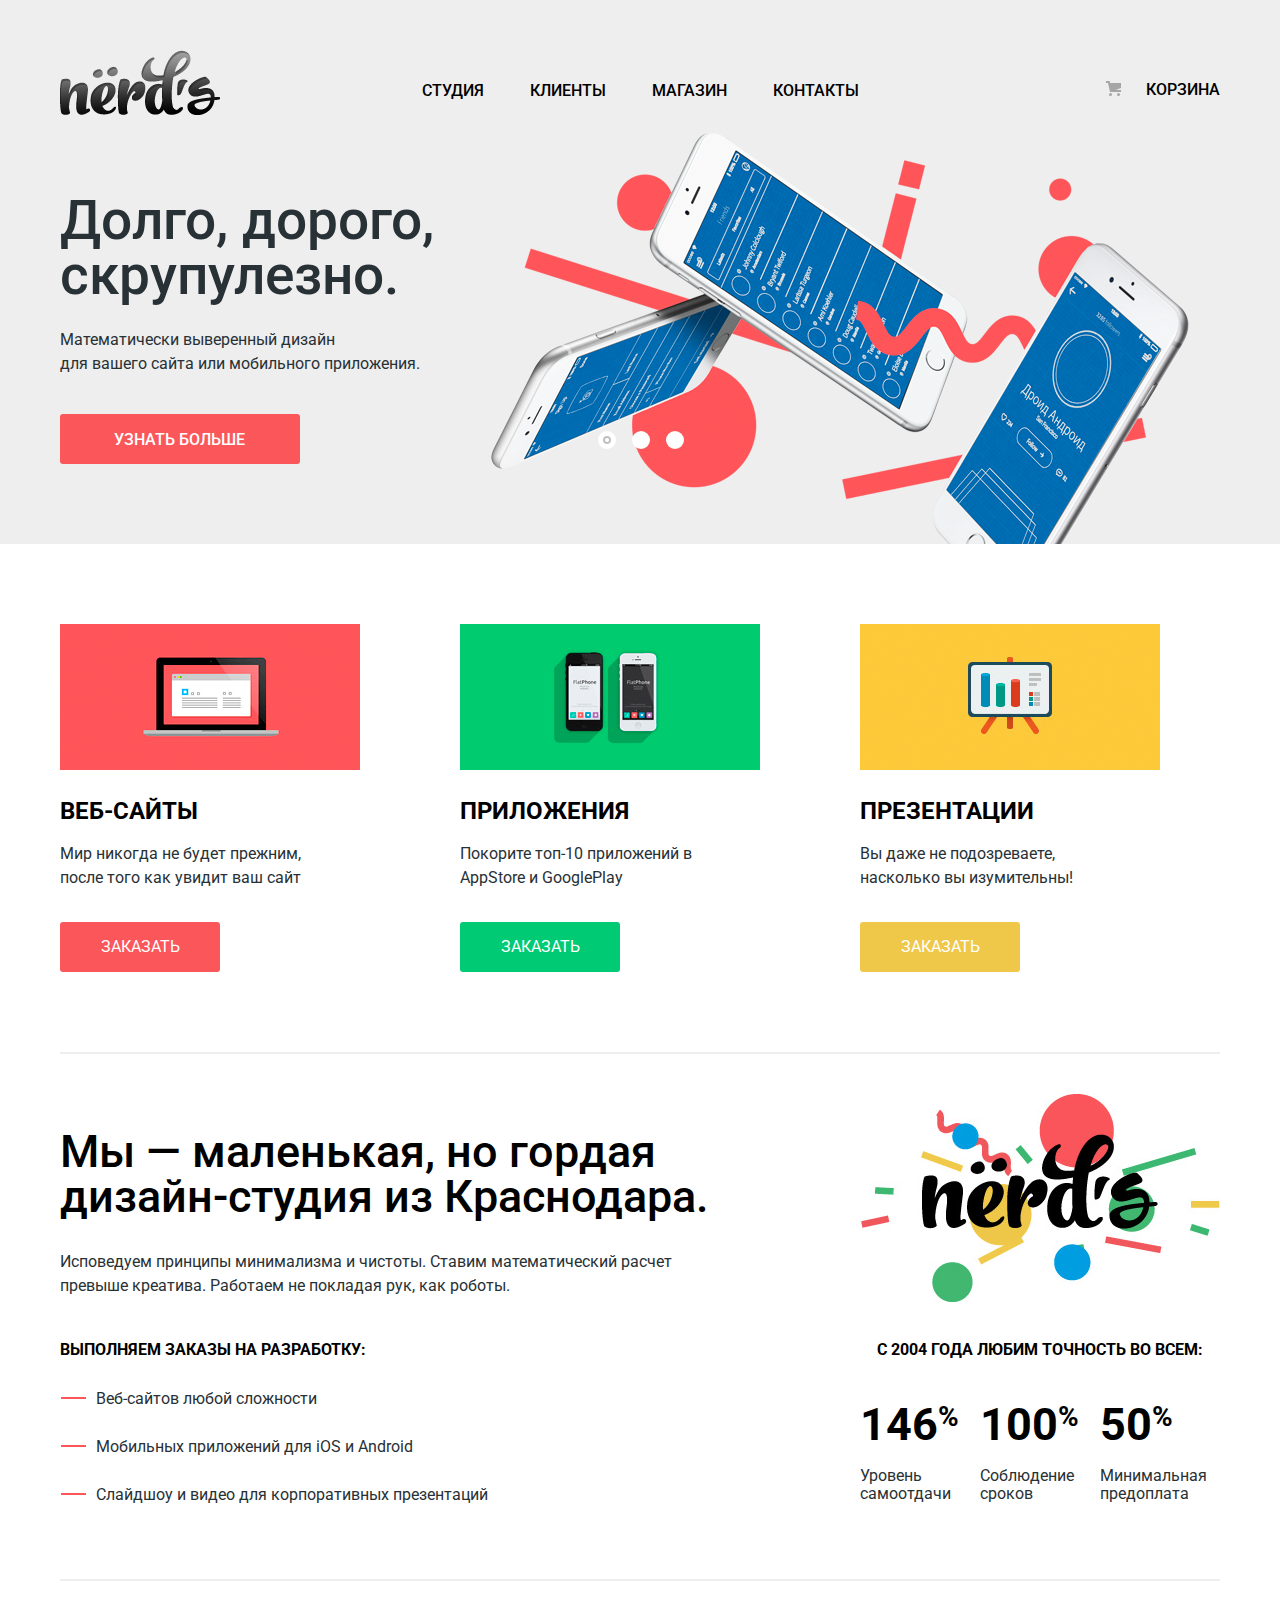
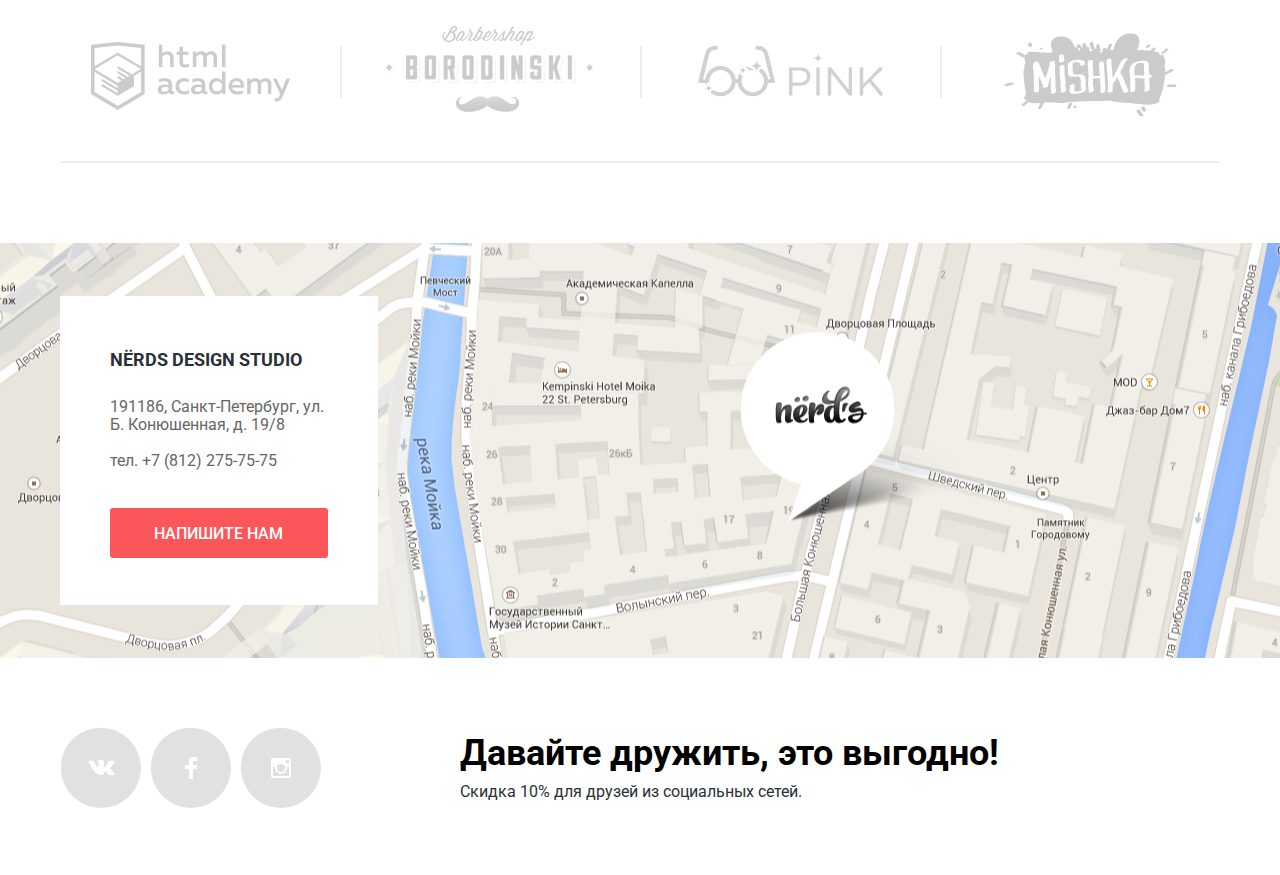
<file: index.html>
<!DOCTYPE html>
<html lang="ru">
	<head>
		<meta charset="utf-8">
		<title>HTML Academy: Проект Нёрдс</title>
		<link href="https://fonts.googleapis.com/css?family=Roboto:400,500,700" rel="stylesheet">
		<link rel="stylesheet" href="css/normalize.css">
		<link rel="stylesheet" href="css/styles.css">
	</head>
	<body>
	<header class="main-header">
		<div class="container">
			<nav class="main-navigation">
				<a class="logo" href="#">
					<img src="img/logo.png" width="160" height="65" alt="Логотип магазина Нёрдс">
				</a>
				<ul class="site-navigation">
					<li><a href="#">Студия</a></li>
					<li><a href="#">Клиенты</a></li>
					<li><a href="catalog.html">Магазин</a></li>
					<li><a href="#">Контакты</a></li>
				</ul>
				<ul class="user-navigation">
					<li class="cart-link">
						<a class="cart-link" href="cart.html">Корзина</a>
					</li>
				</ul>
			</nav>
			<div class="slider">
				<h2 class="visually-hidden">Преимущества</h2>
				<input class="visually-hidden product--1" type="radio" id="product-1" name="toggle" checked>
				<input class="visually-hidden product--2" type="radio" id="product-2" name="toggle">
				<input class="visually-hidden product--3" type="radio" id="product-3" name="toggle">
				<div class="slider-controls">
					<label class="slider-controls-item slider-controls-item--1" for="product-1">Первый</label>
					<label class="slider-controls-item slider-controls-item--2" for="product-2">Второй</label>
					<label class="slider-controls-item slider-controls-item--3" for="product-3">Третий</label>
				</div>
				<ul class="slider-list">
					<li class="slider-item">
						<h3>Долго, дорого,<br> скрупулезно.</h3>
						<p>Математически выверенный дизайн<br> для вашего сайта или мобильного приложения.</p>
						<a class="slider-item-button" href="#">Узнать больше</a>
					</li>
					<li class="slider-item">
						<h3>Любим математику как никто другой</h3>
						<p>Никакого креатива, только математические формулы <br>для расчета идеальных пропорций.</p>
						<a class="slider-item-button" href="#">Узнать больше</a>
					</li>
					<li class="slider-item">
						<h3>Только ночь,<br> только хардкор</h3>
						<p>Работать днем, как все? Мы против этого.<br> Ближе к полуночи работа только начинается.</p>
						<a class="slider-item-button" href="#">Узнать больше</a>
					</li>
				</ul>  
			</div>
		</div>
	</header>
	<main>
		<div class="features">
			<div class="container">
				<div class="features-list">
					<img src="img/illustration-1.png" width="300" height="146" alt="Веб-Сайты">
					<h3>Веб-Сайты</h3>
					<p>Мир никогда не будет прежним, после того как увидит ваш сайт</p>
					<button class="web-site-button">Заказать</button>
				</div>
				<div class="features-list">
					<img src="img/illustration-2.png" width="300" height="146" alt="Приложения">
					<h3>Приложения</h3>
					<p>Покорите топ-10 приложений в AppStore и GooglePlay</p>
					<button class="application-button">Заказать</button>
				</div>
				<div class="features-list">
					<img src="img/illustration-3.png" width="300" height="146" alt="Презентации">
					<h3>Презентации</h3>
					<p class="features-item">Вы даже не подозреваете, насколько вы изумительны!</p>
					<button class="presentation-button">Заказать</button>
				</div>
			</div>
		</div>
		<div class="studio">
			<div class="container">
				<div class="studio-features">
					<div class="studio-features-list column-left">
						<h2 class="features-header">Мы 	&mdash; маленькая, но гордая дизайн-студия из Краснодара.</h2>
						<p>Исповедуем принципы минимализма и чистоты. Ставим математический расчет превыше креатива. Работаем не покладая рук, как роботы.</p>
						<h5>Выполняем заказы на разработку:</h5>
						<ul>
							<li>Веб-сайтов любой сложности</li>
							<li>Мобильных приложений для iOS и Android</li>
							<li>Слайдшоу и видео для корпоративных презентаций</li>
						 </ul>
					</div>
					<div class="studio-features-list column-right">
						<img src="img/nerds-illustration.png" width="360" height="208" alt="Nerds">
						<b class="subtitle">С 2004 года любим точность во всем:</b>
						<div class="statistics">
							<div class="statistics-column">
								<span class="percent">146<sup>%</sup></span>
								<p>Уровень самоотдачи</p>
							</div>
							<div class="statistics-column">
								<span class="percent">100<sup>%</sup></span>
								<p>Соблюдение сроков</p>
							</div>
							<div class="statistics-column">
								<span class="percent">50<sup>%</sup></span>
								<p>Минимальная предоплата</p>
							</div>
						</div>
					</div>
				</div>
				<div class="gallary-item">
					<a href="https://htmlacademy.ru/">
						<img src="img/htmlacademy.png" width="199" height="90" alt="HTML academy">
					</a>
					<a href="#">
						<img src="img/barbershop.png" width="209" height="90" alt="Barbershop">
					</a>
					<a href="#">
						<img src="img/pink.png" width="185" height="90" alt="Pink">
					</a>
					<a href="#">
						<img src="img/mishka.png" width="173" height="90" alt="Mishka">
					</a>
				</div>
			</div>
		</div>
		<div class="contacts">
			<script type="text/javascript" charset="utf-8" async src="https://api-maps.yandex.ru/services/constructor/1.0/js/?sid=lVzua_i5UKK4bSViqxrnRqokc0dyRSr1&amp;width=100%25&amp;height=415&amp;lang=ru_RU&amp;sourceType=constructor&amp;scroll=true"></script>
			<div class="contacts-inner">
				<div class="container">
					<div class="contacts-info">
						<h2 class="visually-hidden">Наши Контакты</h2>
						<h4>NЁRDS DESIGN STUDIO</h4>
						<p>191186, Санкт-Петербург,
						ул. Б. Конюшенная, д. 19/8</p>
						<p><a href="tel:78122757575">тел. +7 (812) 275-75-75</a></p>
							<button class="button-send">Напишите нам</button>
					</div>
				</div>	
			</div>
		</div>	
	</main>
	<footer class="main-footer">
		<div class="container">
			<div class="social-block">
				<ul class="social-buttons">
					<li class="vkontakte">
						<a class="button" href="https://www.vk.com">
							<span class="visually-hidden">ВКонтакте</span>
							<svg xmlns="http://www.w3.org/2000/svg" width="27" height="15" viewBox="0 0 26.14 14.91">
								<path d="M26 13.47l-.09-.17a13.55 13.55 0 0 0-2.6-3q-.87-.83-1.1-1.12A1 1 0 0 1 22 8a10.27 10.27 0 0 1 1.22-1.78l.88-1.16q2.35-3.13 2-4L26 .94a.8.8 0 0 0-.4-.22 2.14 2.14 0 0 0-.87 0h-3.92a.51.51 0 0 0-.27 0h-.3a.6.6 0 0 0-.15.14.93.93 0 0 0-.14.24 22.22 22.22 0 0 1-1.46 3.06q-.5.84-.93 1.46a7 7 0 0 1-.71.91 4.94 4.94 0 0 1-.52.47q-.23.18-.35.15l-.23-.05a.9.9 0 0 1-.31-.33 1.49 1.49 0 0 1-.16-.53v-.55-.65-.57-1.12-1-.75a3.14 3.14 0 0 0 0-.62 2.12 2.12 0 0 0-.14-.44.73.73 0 0 0-.28-.33 1.57 1.57 0 0 0-.46-.18A9 9 0 0 0 12.57 0a8.93 8.93 0 0 0-3.25.33 1.83 1.83 0 0 0-.52.41q-.25.3-.07.33a1.67 1.67 0 0 1 1.16.59l.08.16a2.6 2.6 0 0 1 .19.63 6.32 6.32 0 0 1 .12 1 10.59 10.59 0 0 1 0 1.7q-.07.71-.13 1.1a2.21 2.21 0 0 1-.18.64 2.69 2.69 0 0 1-.16.3l-.07.07a1 1 0 0 1-.37.07.86.86 0 0 1-.46-.19 3.27 3.27 0 0 1-.56-.52 7 7 0 0 1-.66-.93q-.37-.6-.76-1.42l-.22-.39q-.2-.38-.56-1.11t-.62-1.43A.9.9 0 0 0 5.2.9h-.07a.93.93 0 0 0-.22-.16A1.44 1.44 0 0 0 4.6.65L.87.68A1 1 0 0 0 .1.94L0 1a.44.44 0 0 0 0 .22 1.08 1.08 0 0 0 .08.37Q.9 3.53 1.86 5.31t1.66 2.87Q4.23 9.27 5 10.24t1 1.24l.37.41.34.33a8.06 8.06 0 0 0 1 .78 16.34 16.34 0 0 0 1.4.9 7.6 7.6 0 0 0 1.79.72 6.19 6.19 0 0 0 2 .22h1.57a1.08 1.08 0 0 0 .72-.3l.05-.07a.9.9 0 0 0 .1-.25 1.38 1.38 0 0 0 0-.37 4.48 4.48 0 0 1 .09-1.05 2.77 2.77 0 0 1 .23-.71 1.74 1.74 0 0 1 .29-.4 1.19 1.19 0 0 1 .23-.2h.11a.86.86 0 0 1 .77.21 4.52 4.52 0 0 1 .83.79q.39.47.93 1.05a6.41 6.41 0 0 0 1 .87l.27.16a3.31 3.31 0 0 0 .71.3 1.53 1.53 0 0 0 .76.07l3.48-.05a1.58 1.58 0 0 0 .8-.17.68.68 0 0 0 .34-.37 1.06 1.06 0 0 0 0-.46 1.71 1.71 0 0 0-.1-.36z" fill="#fff">
								</path>
							</svg>
						</a>
					</li>
					<li class="facebook">
						<a class="button" href="https://www.facebook.com">
							<span class="visually-hidden">Фейсбук</span>
							<svg xmlns="http://www.w3.org/2000/svg" width="12" height="22" viewBox="0 0 12 22">
								<path fill="#FFF" d="M12 4V0H8a4 4 0 0 0-4 4v4H0v4h4v10h4V12h4V8H8V4h4z"/>
							</svg>
						</a>
					</li>
					<li class="instagram">
						<a class="button" href="https://www.instagram.com">
							<span class="visually-hidden">Instagram</span>
							<svg xmlns="http://www.w3.org/2000/svg" width="20" height="20" viewBox="0 0 20 20">
								<path d="M18 0H2a2 2 0 0 0-2 2v16a2 2 0 0 0 2 2h16a2 2 0 0 0 2-2V2a2 2 0 0 0-2-2zm-8 6a4 4 0 1 1-4 4 4 4 0 0 1 4-4zM2.5 18a.47.47 0 0 1-.5-.5V9h2.1a3.4 3.4 0 0 0-.1 1 6 6 0 1 0 12 0 3.4 3.4 0 0 0-.1-1H18v8.5a.47.47 0 0 1-.5.5zM18 4.5a.47.47 0 0 1-.5.5h-2a.47.47 0 0 1-.5-.5v-2a.47.47 0 0 1 .5-.5h2a.47.47 0 0 1 .5.5z" fill="#fff">
								</path>
							</svg>
						</a>
					</li>
				</ul>
				<div class="social-description">
					<p class="friendship">Давайте дружить, это выгодно!</p>
					<p class="discount">Скидка 10% для друзей из социальных сетей.</p>
				</div>
			</div>
		</div>	
	</footer>

	<div class="modal-post">
		<h2 class="modal-feedback-title">Напишите нам</h2>
		<form class="modal-post-form" method="post" action="#">
			<div class="modal-post-input">
				<label>
					<span class="modal-post-label">Ваше Имя:</span>
					<input type="text" id="username" name="username" placeholder="Имя Фамилия">
				</label>
			</div>
			<div class="modal-post-input">
				<label>
					<span class="modal-post-label">Ваш e-mail:</span>
					<input type="email" id="email" name="email" placeholder="email@example.com">
				</label>
			</div>
			<div class="modal-textarea">
				<label>
					<span class="modal-post-label">Текст письма:</span>
					<textarea name="massage" id="massage" cols="30" rows="10" placeholder="В свободной форме"></textarea>
				</label>
			</div>
			<input type="submit" name="button-send" class="button-send button-send-info" value="Отправить">
		</form>
		<button class="modal-close" type="button" name="button-close-modal" title="Закрыть">Закрыть</button>
	</div>
	<script src="js/modal-post.min.js"></script>
	</body>
</html>
</file>
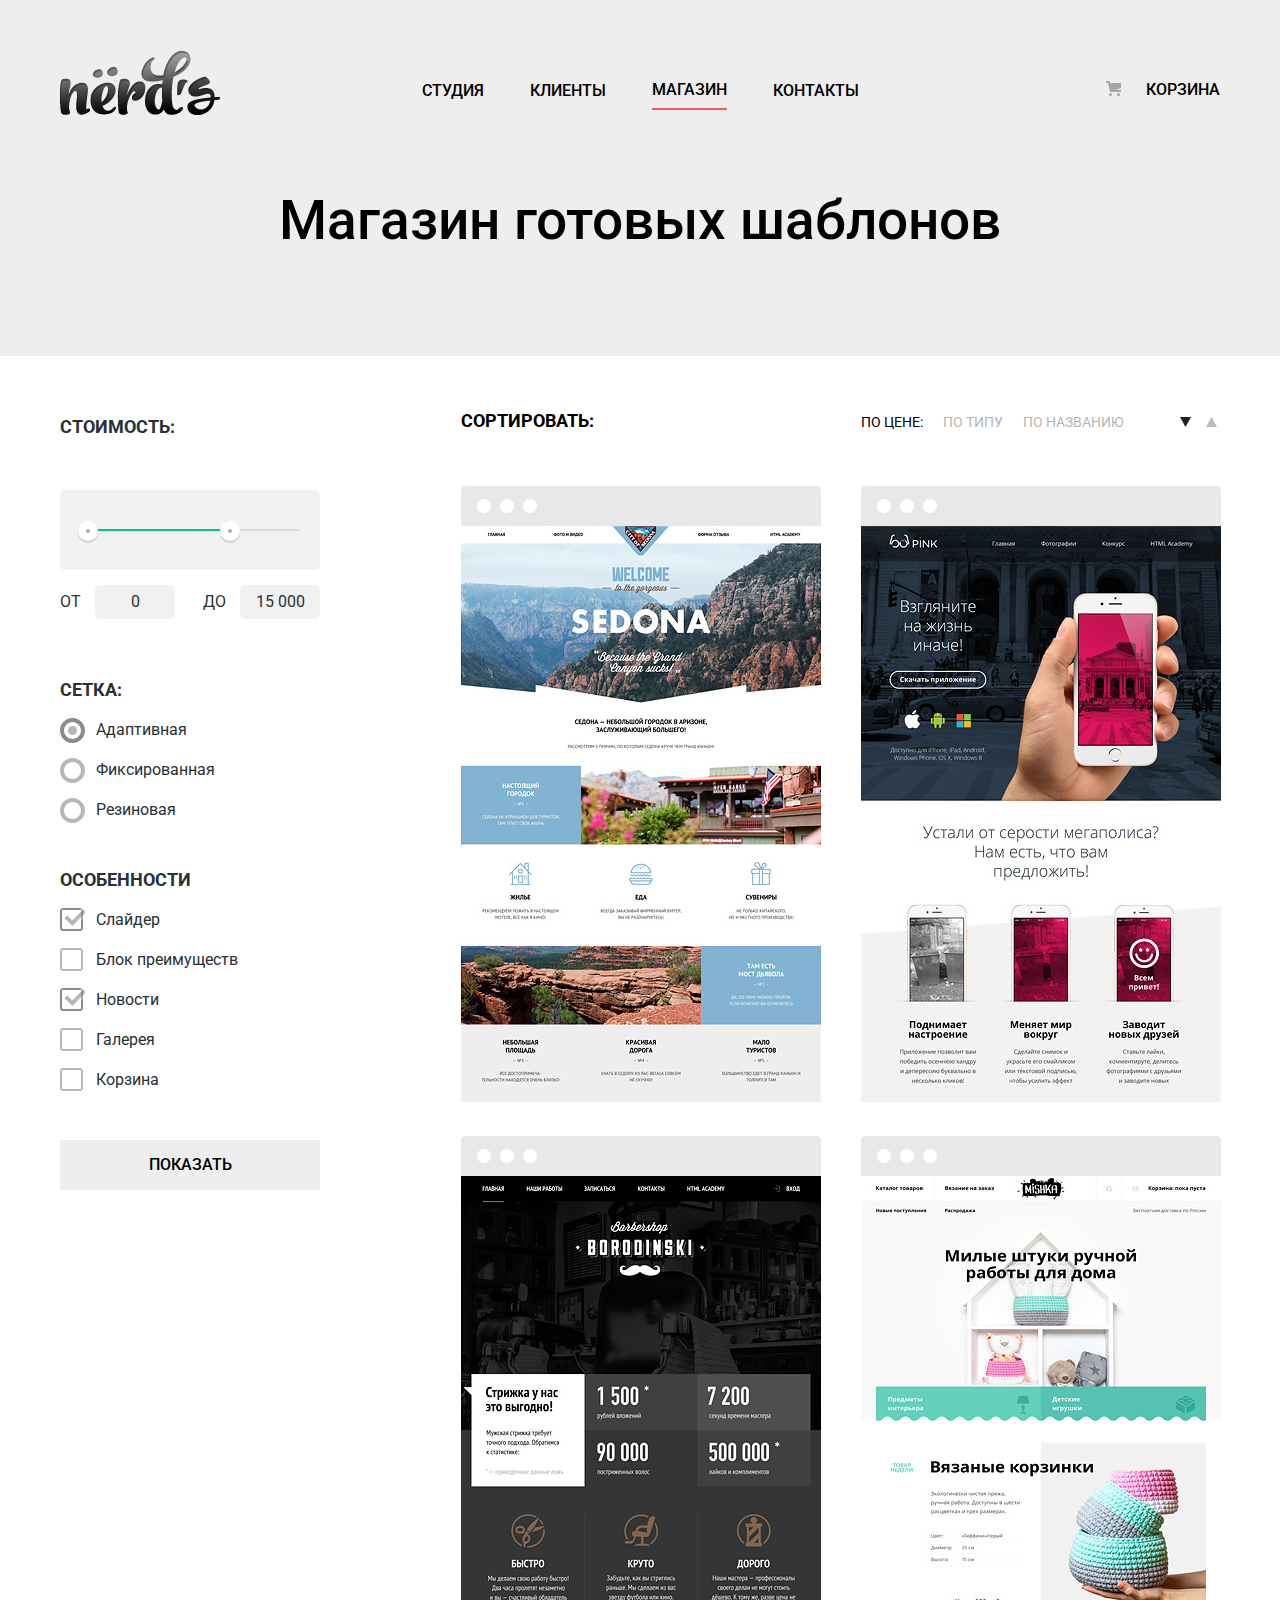
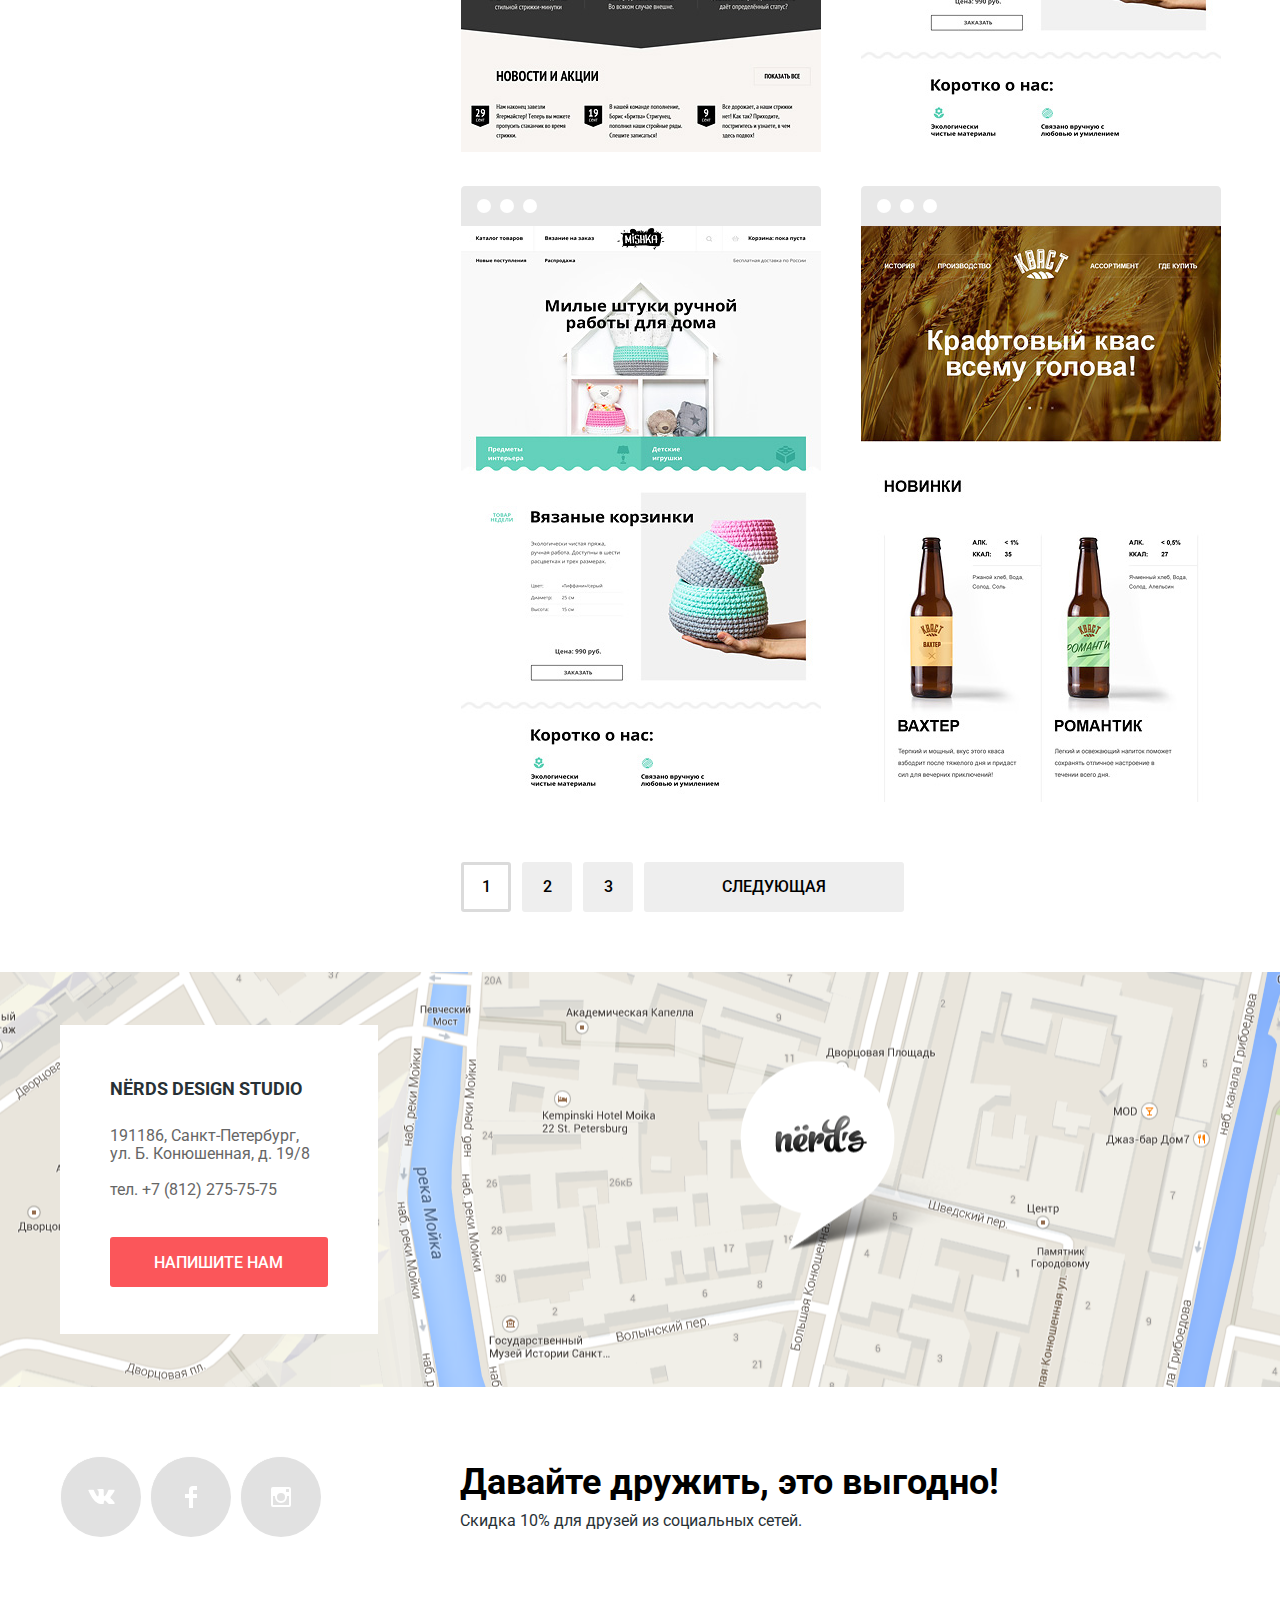
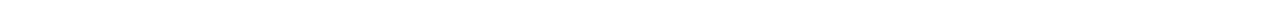
<file: catalog.html>
<!DOCTYPE html>
<html lang="ru">
	<head>
		<meta charset="utf-8">
		<title>HTML Academy: Проект Нёрдс</title>
		<link href="https://fonts.googleapis.com/css?family=Roboto:400,500,700" rel="stylesheet">
		<link rel="stylesheet" href="css/normalize.css">
		<link rel="stylesheet" href="css/styles.min.css">
	</head>
	<body>
	<header class="main-header">
		<div class="container">
			<nav class="main-navigation">
				<a class="logo" href="index.html">
					<img src="img/logo.png" width="160" height="65" alt="Логотип магазина Нёрдс">
				</a>
				<ul class="site-navigation">
					<li><a href="#">Студия</a></li>
					<li><a href="#">Клиенты</a></li>
					<li class="menu-active active"><a href="catalog.html">Магазин</a></li>
					<li><a href="#">Контакты</a></li>
				</ul>
				<ul class="user-navigation">
					<li class="cart-link">
						<a class="cart-link" href="cart.html">Корзина</a>
					</li>
				</ul>
			</nav>
		</div>
	</header>
	<div class="header">
		<h1>Магазин готовых шаблонов</h1>
	</div>
	<main>
		<div class="container">
			<div class="catalog-block">
				<section class="filters">
					<h2 class="visually-hidden">Фильтр товаров</h2>
					<form method="get" action="https://echo.htmlacademy.ru">
						<fieldset class="filter-item">
							<legend>Стоимость:</legend>
							<div class="range-filter">
								<div class="range-controls">
									<div class="scale">
										<div class="bar"></div>
									</div>
									<div class="toggle toggle-min"></div>
									<div class="toggle toggle-max"></div>		
								</div>
								<div class="price-controls">
									<label class="min-price">от <input name="min-price" type="text" value="0"></label>
									<label class="max-price">до <input name="max-price" type="text" value="15 000"></label>
								</div>
							</div>
						</fieldset>
						<fieldset class="filter-fieldset">
							<legend>Сетка:</legend>
							<ul>
								<li class="filters-radio">
									<input type="radio" class="visually-hidden filter-input-radio" id="radio-btn1" name="filters-radio" checked>
									<label for="radio-btn1">Адаптивная</label>
								</li>
								<li class="filters-radio">
									<input type="radio" class="visually-hidden filter-input-radio" id="radio-btn2" name="filters-radio">
									<label for="radio-btn2">Фиксированная</label>
								</li>
								<li class="filters-radio">
									<input type="radio" class="visually-hidden filter-input-radio" id="radio-btn3" name="filters-radio">
									<label for="radio-btn3">Резиновая</label>
								</li>
							</ul>
						</fieldset>
						<fieldset class="filter-fieldset">
							<legend>Особенности</legend>
							<ul>
								<li class="filters-checkbox">
									<input class="visually-hidden filter-input-checkbox" type="checkbox" name="slider-checkbox" id="checkbox-btn1" checked>
									<label for="checkbox-btn1">Слайдер</label>
								</li>
								<li class="filters-checkbox">
									<input class="visually-hidden filter-input-checkbox" type="checkbox" name="presentage-checkbox" id="checkbox-btn2">
									<label for="checkbox-btn2">Блок преимуществ</label>
								</li>
								<li class="filters-checkbox">
									<input class="visually-hidden filter-input-checkbox" type="checkbox" name="news-checkbox" id="checkbox-btn3" checked>
									<label for="checkbox-btn3">Новости</label>
								</li>
								<li class="filters-checkbox">
									<input class="visually-hidden filter-input-checkbox" type="checkbox" name="gallary-checkbox" id="checkbox-btn4">
									<label for="checkbox-btn4">Галерея</label>
								</li>
								<li class="filters-checkbox">
									<input class="visually-hidden filter-input-checkbox" type="checkbox" name="basket-checkbox" id="checkbox-btn5">
									<label for="checkbox-btn5">Корзина</label>
								</li>
							</ul>
						</fieldset>
						<button class="form-btn" type="submit">Показать</button>
					</form>
				</section>
				<div class="catalog-wrapper">
					<div class="filters-block">
						<p class="sort-filter">Сортировать:</p>
						<ul class="filter">
							<li class="filter-price">
								<a href="#" class="active">По Цене:</a>
							</li>
							<li class="filter-type">
								<a href="#">По типу</a>
							</li>
							<li class="filter-name">
								<a href="#">По названию</a>
							</li>
							<li class="filter-descending">
								<a class="sorting-switch current" aria-label="От большего к меньшему" title="От большего к меньшему" href="#"><svg xmlns="http://www.w3.org/2000/svg" width="11" height="10" viewBox="0 0 11 10"><path fill="#231F20" d="M5.5 10L0 0h11"/></svg></a>
							</li>
							<li class="filter-ascending">
								<a class="sorting-switch" aria-label="От меньшего к большему" title="От меньшего к большему" href="#"><svg xmlns="http://www.w3.org/2000/svg" width="11" height="10" viewBox="0 0 11 10"><path fill="#231F20" d="M5.5 0L0 10h11z"/></svg></a>
							</li>
						</ul>
					</div>
					<div class="catalog-item-list">
						<!--Sedona-->
						<div class="catalog-item">
							<img src="img/img-sedona.jpg" width="360" height="576" alt="Sedona">
							<div class="catalog-info">
								<h2><a class="catalog-item-name" href="#">Sedona</a></h2>
								<p>Информационный сайт<br>для туристов</p>
								<a class="buy-item" href="#">9 900 руб.</a>
							</div>
						</div>
						<!--Pink-->
						<div class="catalog-item">
							<img src="img/img-pink.jpg" width="360" height="576" alt="Pink">
							<div class="catalog-info">
								<h2><a class="catalog-item-name" href="#">Pink app</a></h2>
								<p>Продуктовый лендинг<br>приложения для iOS и Android</p>
								<a class="buy-item" href="#">9 900 руб.</a>
							</div>
						</div>
						<!--Barbershop-->
						<div class="catalog-item">
							<img src="img/img-barbershop.jpg" width="360" height="576" alt="Barbershop">
							<div class="catalog-info">
								<h2><a class="catalog-item-name" href="#">Barbershop</a></h2>
								<p>Сайт салона красоты<br>Для мужчин, да.</p>
								<a class="buy-item" href="#">9 900 руб.</a>
							</div>
						</div>
						<!--Mishka-->
						<div class="catalog-item">
							<img src="img/img-mishka.jpg" width="360" height="576" alt="Mishka">
							<div class="catalog-info">
								<h2><a class="catalog-item-name" href="#">Mishka</a></h2>
								<p>Интернет-магазин<br>вязаных игрушек</p>
								<a class="buy-item" href="#">9 900 руб.</a>
							</div>
						</div>
						<!--A Plus-->
						<div class="catalog-item">
							<img src="img/img-mishka.jpg" width="360" height="576" alt="A Plus">
							<div class="catalog-info">
								<h2><a class="catalog-item-name" href="#">A Plus</a></h2>
								<p>Лендинг курсов повышения<br>квалификации</p>
								<a class="buy-item" href="#">9 900 руб.</a>
							</div>
						</div>
						<!--Kvast-->
						<div class="catalog-item">
							<img src="img/img-kvast.jpg" width="360" height="576" alt="Kvast">
							<div class="catalog-info">
								<h2><a class="catalog-item-name" href="#">Кваст</a></h2>
								<p>Промо-сайт производителя<br>крафтового кваса</p>
								<a class="buy-item" href="#">9 900 руб.</a>
							</div>
						</div>
						<ul class="pagination">
			  <li class="page-btn page-btn-active"><a>1</a></li>
			  <li class="page-btn"><a href="#">2</a></li>
			  <li class="page-btn"><a href="#">3</a></li>
			  <li class="page-btn next-page"><a href="#">Следующая</a></li>
			</ul>
				</div>
			</div>
		</div>
	</div>
	<div class="contacts">
		<script type="text/javascript" charset="utf-8" async src="https://api-maps.yandex.ru/services/constructor/1.0/js/?sid=lVzua_i5UKK4bSViqxrnRqokc0dyRSr1&amp;width=100%25&amp;height=415&amp;lang=ru_RU&amp;sourceType=constructor&amp;scroll=true"></script>
		<div class="contacts-inner">
			<div class="container">
				<div class="contacts-info">
					<h2 class="visually-hidden">Наши Контакты</h2>
					<h4>NЁRDS DESIGN STUDIO</h4>
					<p>191186, Санкт-Петербург,<br>
					ул. Б. Конюшенная, д. 19/8</p>
					<p><a href="tel:78122757575">тел. +7 (812) 275-75-75</a></p>
						<button class="button-send">Напишите нам</button>
				</div>
			</div>	
		</div>
	</div>	
	</main>
	<footer class="main-footer">
		<div class="container">
			<div class="social-block">
				<ul class="social-buttons">
					<li class="vkontakte">
						<a class="button" href="https://www.vk.com">
							<span class="visually-hidden">ВКонтакте</span>
							<svg xmlns="http://www.w3.org/2000/svg" width="27" height="15" viewBox="0 0 26.14 14.91">
								<path d="M26 13.47l-.09-.17a13.55 13.55 0 0 0-2.6-3q-.87-.83-1.1-1.12A1 1 0 0 1 22 8a10.27 10.27 0 0 1 1.22-1.78l.88-1.16q2.35-3.13 2-4L26 .94a.8.8 0 0 0-.4-.22 2.14 2.14 0 0 0-.87 0h-3.92a.51.51 0 0 0-.27 0h-.3a.6.6 0 0 0-.15.14.93.93 0 0 0-.14.24 22.22 22.22 0 0 1-1.46 3.06q-.5.84-.93 1.46a7 7 0 0 1-.71.91 4.94 4.94 0 0 1-.52.47q-.23.18-.35.15l-.23-.05a.9.9 0 0 1-.31-.33 1.49 1.49 0 0 1-.16-.53v-.55-.65-.57-1.12-1-.75a3.14 3.14 0 0 0 0-.62 2.12 2.12 0 0 0-.14-.44.73.73 0 0 0-.28-.33 1.57 1.57 0 0 0-.46-.18A9 9 0 0 0 12.57 0a8.93 8.93 0 0 0-3.25.33 1.83 1.83 0 0 0-.52.41q-.25.3-.07.33a1.67 1.67 0 0 1 1.16.59l.08.16a2.6 2.6 0 0 1 .19.63 6.32 6.32 0 0 1 .12 1 10.59 10.59 0 0 1 0 1.7q-.07.71-.13 1.1a2.21 2.21 0 0 1-.18.64 2.69 2.69 0 0 1-.16.3l-.07.07a1 1 0 0 1-.37.07.86.86 0 0 1-.46-.19 3.27 3.27 0 0 1-.56-.52 7 7 0 0 1-.66-.93q-.37-.6-.76-1.42l-.22-.39q-.2-.38-.56-1.11t-.62-1.43A.9.9 0 0 0 5.2.9h-.07a.93.93 0 0 0-.22-.16A1.44 1.44 0 0 0 4.6.65L.87.68A1 1 0 0 0 .1.94L0 1a.44.44 0 0 0 0 .22 1.08 1.08 0 0 0 .08.37Q.9 3.53 1.86 5.31t1.66 2.87Q4.23 9.27 5 10.24t1 1.24l.37.41.34.33a8.06 8.06 0 0 0 1 .78 16.34 16.34 0 0 0 1.4.9 7.6 7.6 0 0 0 1.79.72 6.19 6.19 0 0 0 2 .22h1.57a1.08 1.08 0 0 0 .72-.3l.05-.07a.9.9 0 0 0 .1-.25 1.38 1.38 0 0 0 0-.37 4.48 4.48 0 0 1 .09-1.05 2.77 2.77 0 0 1 .23-.71 1.74 1.74 0 0 1 .29-.4 1.19 1.19 0 0 1 .23-.2h.11a.86.86 0 0 1 .77.21 4.52 4.52 0 0 1 .83.79q.39.47.93 1.05a6.41 6.41 0 0 0 1 .87l.27.16a3.31 3.31 0 0 0 .71.3 1.53 1.53 0 0 0 .76.07l3.48-.05a1.58 1.58 0 0 0 .8-.17.68.68 0 0 0 .34-.37 1.06 1.06 0 0 0 0-.46 1.71 1.71 0 0 0-.1-.36z" fill="#fff">
								</path>
							</svg>
						</a>
					</li>
					<li class="facebook">
						<a class="button" href="https://www.facebook.com">
							<span class="visually-hidden">Фейсбук</span>
							<svg xmlns="http://www.w3.org/2000/svg" width="12" height="22" viewBox="0 0 12 22">
								<path fill="#FFF" d="M12 4V0H8a4 4 0 0 0-4 4v4H0v4h4v10h4V12h4V8H8V4h4z"/>
							</svg>
						</a>
					</li>
					<li class="instagram">
						<a class="button" href="https://www.instagram.com">
							<span class="visually-hidden">Instagram</span>
							<svg xmlns="http://www.w3.org/2000/svg" width="20" height="20" viewBox="0 0 20 20">
								<path d="M18 0H2a2 2 0 0 0-2 2v16a2 2 0 0 0 2 2h16a2 2 0 0 0 2-2V2a2 2 0 0 0-2-2zm-8 6a4 4 0 1 1-4 4 4 4 0 0 1 4-4zM2.5 18a.47.47 0 0 1-.5-.5V9h2.1a3.4 3.4 0 0 0-.1 1 6 6 0 1 0 12 0 3.4 3.4 0 0 0-.1-1H18v8.5a.47.47 0 0 1-.5.5zM18 4.5a.47.47 0 0 1-.5.5h-2a.47.47 0 0 1-.5-.5v-2a.47.47 0 0 1 .5-.5h2a.47.47 0 0 1 .5.5z" fill="#fff">
								</path>
							</svg>
						</a>
					</li>
				</ul>
				<div class="social-description">
					<p class="friendship">Давайте дружить, это выгодно!</p>
					<p class="discount">Скидка 10% для друзей из социальных сетей.</p>
				</div>
			</div>
		</div>	
	</footer>
	<div class="modal-post">
		<h2 class="modal-feedback-title">Напишите нам</h2>
		<form class="modal-post-form" method="post" action="#">
			<div class="modal-post-input">
				<label>
					<span class="modal-post-label">Ваше Имя:</span>
					<input type="text" id="username" name="username" placeholder="Имя Фамилия">
				</label>
			</div>
			<div class="modal-post-input">
				<label>
					<span class="modal-post-label">Ваш e-mail:</span>
					<input type="email" id="email" name="email" placeholder="email@example.com">
				</label>
			</div>
			<div class="modal-textarea">
				<label>
					<span class="modal-post-label">Текст письма:</span>
					<textarea name="massage" id="massage" cols="30" rows="10" placeholder="В свободной форме"></textarea>
				</label>
			</div>
			<input type="submit" name="button-send" class="button-send" value="Отправить">
		</form>
		<button class="modal-close" type="button" name="button-close-modal" title="Закрыть">Закрыть</button>
	</div>
	<script src="js/modal-post.min.js"></script>
	</body>
</html>
</file>
<file: css/styles.css>
/* Проект Нёрды */

* {
	padding: 0;
	margin: 0;
}

body {
	min-width: 1200px;
	padding: 0;
	
	font-size: 16px;
	line-height: 24px;
	color: #283136;
	font-weight: 400;
	font-family: 'Roboto', Verdana, sans-serif;
}

.container {
	width: 1160px;
	padding: 0 20px;
	margin: 0 auto;
}

.clearfix::after {
	content:"";
	display:table;
	clear:both
}

/* HEADER */

.main-header {
	width: 100%;
	padding-top: 50px;
	background-color: #eeeeee;
}

.main-navigation {
	display:-webkit-box;
	display:-ms-flexbox;
	display:flex;
	-webkit-box-pack: justify;
	-ms-flex-pack: justify;
	justify-content: space-between;
	-ms-flex-wrap: wrap;
	flex-wrap: wrap;
	margin: 0;
	padding: 0; 
}

.site-navigation {
	display: -webkit-box;
	display: -ms-flexbox;
	display: flex;
	align-items: center;
	list-style-type: none;
	padding: 0;
	margin: 15px 0 0 0;
	width: 440px;
	min-height: 13px;
}

.site-navigation li {
	display: inline-block;
	vertical-align: top;
	margin-right: 46px;
	padding: 0;
	padding-bottom: 3px;
	white-space: nowrap;
	position: relative;
}

.user-navigation {
	display: flex;
	align-items: center;
	position: relative;
	list-style-type: none;
	max-width: 160px;
	padding: 0;
	margin: 10px 0 0 0;
}

.site-navigation a,
.user-navigation a {
	padding:0;
	margin:0;
	text-decoration: none;
	text-transform: uppercase;
	font-size: 16px;
	line-height: 30px;
	font-weight: 500;
	color: black;
	display: block;
	height: 33px;
}

.user-navigation a {
	padding-left: 82px;
}

.user-navigation::before {
	content: "";
	width: 15px;
	height: 15px;
	position: absolute;
	background: url("../img/cart-icon.svg") no-repeat;
	top: 21px;
	left:42px;
}

.main-header img:hover {
	opacity: 0.8;
}

.main-header img:active {
	opacity: 0.3;
}

.site-navigation a:focus,
.user-navigation a:focus,
.site-navigation a:hover,
.user-navigation a:hover {
	color: #fb565a;
}
.site-navigation a:active,
.user-navigation a:active {
	text-decoration: none;
	color: #a6a6a6;
}
.menu-active.active a {
	border-bottom: 2px solid #fb565a;
}

/* HEADER END */

/* SLIDER */

a {
	text-decoration: none;
}

.visually-hidden {
	position: absolute;
	width: 1px;
	height: 1px;
	clip: rect(0, 0, 0, 0);
}

.slider {
	clear: both;
	width: 1160px;
	margin: 0 auto;
	position: relative;
}

.slider-controls {
	position: absolute;
	bottom: 103px;
	width: 240px;
	height: 18px;
	left: 50%;
	margin-left: -119px; 
	text-align: center;
	z-index: 100;
	font-size: 0;
}

.slider-controls label {
	position: relative;
	display: inline-block;
	vertical-align: middle;
	width: 18px;
	height: 18px;
	padding: 8px;
	
	border-radius: 50%;
	cursor: pointer;
}

.slider-controls label::after {
	content: "";
	position: absolute;
	top: 8px;
	left: 8px;
	z-index: 1;
	width: 18px;
	height: 18px;
	background: #ffffff;
	border-radius: 50%;
}

.slider-list {
	list-style: none;
}

.slider-item {
	width: 100%;
	height: 100%;
	display: none;
	margin: 0;
	padding: 0;
	padding-top: 48px;
}

.slider-item:nth-child(1) {
	background-image: url("../img/slide1.png");
	background-color: #eeeeee;
	background-repeat: no-repeat;
	background-position: 431px 10px;
}

.slider-item:nth-child(2) {
	background-image: url("../img/slide2.png");
	background-color: #eeeeee;
	background-repeat: no-repeat;
	background-position: 496px 0px;
}

.slider-item:nth-child(3) {
	background-image: url("../img/slide3.png");
	background-color: #eeeeee;
	background-repeat: no-repeat;
	background-position: 401px 18px;
}

.product--1:checked ~ .slider-list .slider-item:nth-child(1) {
	display: block;
}

.product--2:checked ~ .slider-list .slider-item:nth-child(2) {
	display: block;
}

.product--3:checked ~ .slider-list .slider-item:nth-child(3) {
	display: block;
}

.product--1:checked ~ .slider-controls .slider-controls-item--1::before,
.product--2:checked ~ .slider-controls .slider-controls-item--2::before,
.product--3:checked ~ .slider-controls .slider-controls-item--3::before {
	content: "";
	position: absolute;
	left: 50%;
	top: 50%;
	z-index: 2;
	width: 4px;
	height: 4px;
	margin: -4px;
	background-color: inherit;
	border: 2px solid #c1c1c1;
	border-radius: 50%;
}

.slider-item h3 {
	max-width: 600px;
	min-height: 50px;
	margin: 0;
	padding-top: 23px;
	font-size: 55px;
	line-height: 55px;
	font-weight: 500;
}

.slider-item p {
	max-width: 430px;
	margin: 0;
	padding-top: 25px;
}

.slider-item-button {
	display: inline-block;
	vertical-align: middle;
	margin-top: 38px;
	margin-bottom: 80px;
	padding:17px 55px 15px 54px;
	border-radius: 3px;
	text-decoration: none;
	font-size: 16px;
	line-height: 18px;
	font-weight: 500;
	color: white;
	text-transform: uppercase;
	background-color: #fb565a;
}

.slider-item-button:hover,
.slider-item-button:focus {
	background-color: #e74246;
}

.slider-item-button:active {
	background-color: #d7373b;
	color: rgba(255, 255, 255, 0.3);
	-webkit-box-shadow: 0 3px rgba(0, 0, 0, 0.1) inset;
	box-shadow: 0 3px rgba(0, 0, 0, 0.1) inset;
}

/* SLIDER END */

/* CONTENT*/

.features {
	display: -webkit-box;
	display: -ms-flexbox;
	display: flex;
	justify-content: space-between;
	margin-bottom: 40px;
	margin-top: 80px;
}

.features-header {
	margin-bottom: 31px;
		
	font-size: 45px;
	line-height: 45px;
	font-weight: 500;
	color: #000000;
}

.features .container {
	padding: 0;
	border-bottom: solid 2px #eeeeee;
}

.features-list {
	width: 300px;
	float: left;
	margin-right: 100px;
}

/* TEST */

.features-list:nth-child(3) {
	margin-right: 0;
}

.features-item:nth-child(3) {
	margin-right: 0;
	padding-right: 0;
 }

.web-site::before {
	content: "";
	display: inline-block;
	vertical-align: middle;
	width:300px;
	height:146px;
	background: url("../img/illustration-1.png") no-repeat;
}

.features-list img {
	margin-bottom: 19px;
}

.features-list h3 {
	padding: 0;
	margin: 0;
	text-transform: uppercase;
	color: #000000;
	font-size: 24px;
	line-height: 30px;
	margin-bottom: 16px;
}

.features-list p {
	width: 260px;
	margin-bottom: 31px;
}

.features-list .features-item {
	width: 240px;
}

.web-site-button {
	display: block;
	width: 160px;
	min-height: 50px;
	margin-top: 32px;
	margin-bottom: 80px;
	padding: 13px 0;
	font-size: 16px;
	line-height: 18px;
	color: #ffffff;
	text-transform: uppercase;
	text-align: center;
	text-decoration: none;
	background-color: #fb565a;
	border-radius: 3px;
	border: none;
}

.web-site-button,
.application-button,
.presentation-button {
	cursor: pointer;
}

.web-site-button:hover,
.web-site-button:focus {
	background-color: #e74246;
}

.web-site-button:active {
	background-color: #d7373b;
	color: rgba(255, 255, 255, 0.3);
	-webkit-box-shadow: inset 0 3px 0 0 #c13135;
	box-shadow: inset 0 3px 0 0 #c13135;
}

.application-button {
	display: block;
	width: 160px;
	min-height: 50px;
	margin-top: 32px;
	margin-bottom: 80px;
	padding: 13px 0;
	font-size: 16px;
	line-height: 18px;
	color: #ffffff;
	text-transform: uppercase;
	text-align: center;
	text-decoration: none;
	background-color: #00ca74;
	border-radius: 3px;
	border: none;
}

.application-button:hover,
.application-button:focus {
	background-color:#00bc6c;
}

.application-button:active {
	background-color: #00aa62;
	color: rgba(255, 255, 255, 0.3);
	-webkit-box-shadow: inset 0 3px 0 0 #009958;
	box-shadow: inset 0 3px 0 0 #009958;
}

.presentation-button {
	display: block;
	width: 160px;
	min-height: 50px;
	margin-top: 32px;
	margin-bottom: 80px;
	padding: 13px 0;
	font-size: 16px;
	line-height: 18px;
	color: #ffffff;
	text-transform: uppercase;
	text-align: center;
	text-decoration: none;
	background-color: #efc84a;
	border-radius: 3px;
	border: none;
}

.presentation-button:hover,
.presentation-button:focus {
	background-color: #eab534;
}

.presentation-button:active {
	background-color: #e5a722;
	color: rgba(255, 255, 255, 0.3);
	-webkit-box-shadow: inset 0 3px 0 0 #ce961f;
	box-shadow: inset 0 3px 0 0 #ce961f;
}

/* TABLE CONTENT */

.studio-features{
	display: flex;
	justify-content: space-between;
}

.column-left {
	width: 700px;
	margin-top: 35px;
}

.column-right {
	width: 360px;
	margin-bottom: 75px;
	min-height: 410px;
}

.column-left p {
	width: 680px;
}

.studio-features-list p {
	margin-bottom: 40px;
}

.studio-features-list h5 {
	margin-bottom: 25px;
	font-weight: bold;
	text-transform: uppercase;
	font-size: 16px;
	line-height: 24px;
	color: #000000;
}

.studio-features-list ul {
	list-style: none;
	margin: 0;
	padding: 0;
}

.studio-features-list li {
	padding-left: 36px;
	margin-bottom: 24px;
	position: relative;
}

.studio-features-list li:last-child {
	margin-bottom: 0;
}

.studio-features-list li::before {
	content: "";
	width: 25px;
	height: 2px;
	background-color: #fb565a;
	position: absolute;
	top: 10px;
	left: 1px;
}

.studio-features-list img {
	margin-bottom: 29px;
}

.statistics-column {
	float: left;
	width: 100px;
	margin-right: 20px;
}

.statistics-column:last-child {
	width: 105px;
	margin-right: 0px;
}

.gallary-content {
	display: -webkit-box;
	display: -ms-flexbox;
	display: flex;
	-webkit-box-pack: justify;
	-ms-flex-pack: justify;
	justify-content: space-between;
	-webkit-box-align: start;
	-ms-flex-align: start;
	align-items: flex-start;
	margin: 0;
	padding: 0;
	padding-right: 43px;
	padding-left: 31px;
	border-bottom: 2px solid #eeeeee;
	margin-bottom: 80px;
}

.studio-features-list .subtitle {
	display: block;
	text-align: center;
	font-weight: 700;
	text-transform: uppercase;
	margin-bottom: 28px;
	color: #000000;
}

.studio-features-list .percent {
	font-size: 45px;
	line-height: 70px;
	font-weight: 700;
	color: #000000;
}

.percent sup {
	font-size: 28px;
	line-height: 30px;
}

.statistics-column p {
	margin: 0;
	margin-top: 7px;
	line-height: 18px;
}

.gallary-item {
	display: flex;
	justify-content: space-between;
	clear: both;
	margin-bottom: 80px;
	border-top: solid 2px #eeeeee;
	border-bottom: solid 2px #eeeeee;
	font-size: 0;
	position: relative;
}

.gallary-item a {
	width: 100%;
	max-width: 260px;
	margin: 0 20px;
	line-height: 180px;
	text-align: center;
	position: relative;
}

.gallary-item img {
	vertical-align: middle;
	opacity: 0.2;
	cursor: pointer;
}

.gallary-item img:hover {
	opacity: 1;
}

.gallary-item img:active {
	opacity: 0.1;
}

.gallary-item a:first-child {
	margin-left: 0
}

.gallary-item a:last-child {
	margin-right: 0
}

.gallary-item a::after {
	content: "";
	width: 2px;
	height: 52px;
	background-color: #eeeeee;
	position: absolute;
	top: 65px;
	left: 280px;
}

.gallary-item a:last-child::after {
	display: none;
}


/* CONTENT END */

/* FOOTER */

.contacts {
	display: -webkit-box;
	display: -ms-flexbox;
	display: flex;
	-webkit-box-orient: vertical;
	-webkit-box-direction: normal;
	-ms-flex-direction: column;
	flex-direction: column;
	-webkit-box-align: center;
	-ms-flex-align: center;
	align-items: center;
	position: relative;
	height: 415px;
	background: url("../img/map-marker.png");
	background-color: #edebe4;
	background-repeat: no-repeat;
	background-position: center;
}

.contacts-info {
	display: inline-block;
	max-width: 220px;
	background-color: white;
	padding-left: 50px;
	padding-top: 49px;
	padding-right: 50px;
	max-width: 220px;
}

.contacts-inner {
	position: absolute;
	left: 0;
	top: 0;
	width: 100%;
	height: 100%;
	display: -webkit-box;
	display: -ms-flexbox;
	display: flex;
	-webkit-box-align: center;
	-ms-flex-align: center;
	align-items: center;
}

.contacts-info h4 {
	margin: 0;
	padding: 0;
	margin-bottom: 23px;
	font-size: 18px;
	line-height: 30px;
	font-weight: 700;
	text-transform: uppercase;
}

.contacts-info p {
	width: 214px;
	line-height: 18px;
	color: #666666;
	margin: 0;
	margin-bottom: 18px;
	padding: 0;
	text-decoration: none;
}

.contacts-info a {
	text-decoration: none;
	color: #666666;
}

.button-send {
	display: inline-block;
	vertical-align: middle;
	padding-left: 44px;
	padding-right: 45px;
	margin-top: 20px;
	padding-top: 17px;
	padding-bottom: 15px;
	margin-bottom: 47px;
	border-radius: 3px;
	border: 0;
	text-decoration: none;
	font-size: 16px;
	line-height: 18px;
	font-weight: 500;
	color: white;
	text-transform: uppercase;
	background-color: #fb565a;
	cursor: pointer;
}

.button-send-info {
	display: inline-block;
	vertical-align: middle;
	padding-left: 77px;
	padding-right: 77px;
	margin-bottom: 0;
	cursor: pointer;
}

.button-send:hover {
	background-color: #e74246;
}

.button-send:active {
	background-color: #d7373b;
	box-shadow: inset 0px 3px rgba(0, 0, 0, 0.1);
	color: rgba(255, 255, 255, 0.3);
	-webkit-box-shadow: inset 0 3px 0 0 #c13135;
}

.social-block {
	display: -webkit-box;
	display: -ms-flexbox;
	display: flex;
	-webkit-box-align: center;
	-ms-flex-align: center;
	align-items: center;
	width: 1160px;
	min-height: 217px;
}

.social-buttons {
	display: -webkit-box;
	display: -ms-flexbox;
	display: flex;
	-webkit-box-pack: justify;
	-ms-flex-pack: justify;
	justify-content: space-between;
	align-items: center;
	list-style-type: none;
	width: 260px;
	padding: 0;
	margin: 0;
}

.vkontakte,
.facebook,
.instagram {
	width: 78px;
	height: 78px;
	background-color: #e1e1e1;
	border: 1px solid #ffffff;
	border-radius: 50%;
	vertical-align: top;

	position: relative;
	font-size: 0;
}

.vkontakte a:hover,
.facebook a:hover,
.instagram a:hover {
	background-color: #fb565a;
}

.vkontakte:active path,
.facebook:active path,
.instagram:active path {
	fill: #e37376;
} 

.social-buttons a {
	display: -webkit-box;
	display: -ms-flexbox;
	display: flex;
	-webkit-box-align: center;
	-ms-flex-align: center;
	align-items: center;
	-webkit-box-pack: center;
	-ms-flex-pack: center;
	justify-content: center;
	padding: 0;
	margin: 0;
	width: 80px;
	height: 80px;
	margin-right: 14px;
	background-color: #e1e1e1;
	border-radius: 50%;
}


.social-description {
	margin-left: 140px;
}

.social-buttons a:active { 
	background-color: #d7373b; 
	color: rgba(255, 255, 255, 0.3); 
	-webkit-box-shadow: inset 0 3px 0 0 rgba(0, 0, 0, 0.1); 
	box-shadow: inset 0 3px 0 0 rgba(0, 0, 0, 0.1); 
} 

.friendship {
	margin: 0;
	margin-top: 5px;
	font-size: 36px;
	line-height: 36px;
	font-weight: 700;
	color:black;
}

.discount {
	margin-top: 10px;
	line-height: 22px;
}

/* FOOTER END */

/* CTALOG */

.header {
	display: -webkit-box;
	display: -ms-flexbox;
	display: flex;
	-webkit-box-pack: center;
	-ms-flex-pack: center;
	justify-content: center;
	width: 100%;
	background-color: #eeeeee;
}

.header h1 {
	display: block;
	background-color: #eeeeee;
	font-size: 55px;
	font-weight: 500;
	line-height: 55px;
	color: black;
	margin-top: 71px;
	margin-bottom: 108px;
	padding: 0;
	width: 960px;
	text-align: center;
}

.catalog-columns {
	display: -webkit-box;
	display: -ms-flexbox;
	display: flex;
	-webkit-box-pack: justify;
	-ms-flex-pack: justify;
	justify-content: space-between;
}

.filters legend {
	padding-top: 2px;
	font-size: 18px;
	line-height: 30px;
	text-transform: uppercase;
	font-weight: 700;
}

.filter-item {
	margin: 0;
	padding: 0;
	border: none;
	width: 260px;
	margin-top: 54px;
	margin-right: 4px;
	margin-bottom: 54px; 
}

.range-filter {
	width: 260px;
	margin-top: 48px;
}

.range-controls {
	position: relative;
	height: 41px;
	margin-bottom: 15px;
	padding-top: 39px;
	padding-right: 20px;
	padding-left: 20px;
	background-color: #f1f1f1;
	border-radius: 5px;
}

.range-controls .scale {
	height: 2px;
	background: #d7dcde;
}

.range-controls .bar {
	width: 70%;
	height: 2px;
	background: #00ca74;
}

.range-controls .toggle {
	position: absolute;
	top: 31px;
	left: 0;
	width: 4px;
	height: 4px;
	padding: 0;
	border: 8px solid #ffffff;
	background-color: #ababab;
	-webkit-box-shadow: 0 2px 1px 0 #cfcfcf;
	box-shadow: 0 2px 1px 0 #cfcfcf;
	border-radius: 50%;
	cursor: pointer;
}

.range-controls .toggle-min {
	left: 18px;
}

.range-controls .toggle-max {
	left: 160px;
}

.price-controls {
	font-size: 0;
}

.price-controls label {
	display: inline-block;
	vertical-align: middle;
	width: 50%;
	font-size: 16px;
	text-transform: uppercase;
}

.price-controls input {
	width: 60px;
	padding: 8px 10px;
	margin-left: 10px;
	font-family: Roboto, Arial, sans-serif;
	font-size: 16px;
	text-align: center;
	color: #283136;
	border: none;
	border-radius: 5px;
	background: #f1f1f1;
}

.max-price {
	text-align: right;
}

/* FILTERS */

.filter-fieldset {
	border: 0;
	margin: 0;
	padding: 0;
}

.filter-fieldset input+label {
	display: block;
	position: relative;
	padding-left: 36px;
	margin-top: 13px;
	padding-bottom: 5px;
	font-size: 16px;
	line-height: 20px;
	color: #283136;
	-webkit-box-sizing: border-box;
	box-sizing: border-box;
	cursor: pointer;
}

.filter-fieldset li:last-of-type {
	margin-bottom: 38px;
}

.filter-fieldset ul {
	padding: 0;
	margin: 0;
}

.filters-radio label {
	padding-top: 2px;
}

.filters-checkbox label {
	padding-top: 2px;
}

.filter-fieldset label::before,
.filter-fieldset label::after {
	opacity: 0.4;
}

.filter-input-radio + label::before {
	content: "";
	position: absolute;
	width: 26px;
	height: 26px;
	background: url(../img/radio-off.svg) no-repeat;
	left: 0px;
	top: 0px;
}
.filter-input-radio:checked + label::after {
	content: "";
	position: absolute;
	width: 25px;
	height: 25px;
	background: url(../img/radio-on.svg) no-repeat;
	left: 0px;
	top: 0px;
}

.checkbox-btn1 {
	padding-top: 1px;
}

.filter-input-checkbox + label::before {
	content: "";
	position: absolute;
	width: 25px;
	height: 25px;
	background: url(../img/checkbox-off.svg) no-repeat;
	left: 0px;
	top: 0px;
}
.filter-input-checkbox:checked + label::after {
	content: "";
	position: absolute;
	width: 25px;
	height: 25px;
	background: url(../img/checkbox-on.svg) no-repeat;
	left: 0px;
	top: 0px;
}

.filter-input-checkbox:focus + label,
.filter-input-radio:focus + label,
.filter-input-checkbox:focus + label::before,
.filter-input-radio:focus + label::before,
.filter-input-checkbox:focus + label::after,
.filter-input-radio:focus + label::after,
.filter-fieldset label:hover,
.filter-fieldset label:hover::before,
.filter-fieldset label:hover::after {
	opacity: 1;
	color: black;
}
.checkbox-button:disabled + label,
.checkbox-button:disabled + label::before,
.checkbox-button:disabled + label::after,
.radio-button:disabled + label,
.radio-button:disabled + label::before,
.radio-button:disabled + label::after {
	opacity: 0.3;
}

.radio-btn1 {
	display: block;
	position: relative;
	padding-left: 36px;
	margin-bottom: 20px;
	font-size: 16px;
	line-height: 20px;
	color: #283136;
	-webkit-box-sizing: border-box;
	box-sizing: border-box;
	cursor: pointer;
}

.form-btn {
	display: inline-block;
	vertical-align: middle;
	margin: 0;
	padding: 0;
	width: 260px;
	height: 50px;
	margin-top: 7px;
	font-size: 16px;
	line-height: 18px;
	font-weight: 500;
	text-transform: uppercase;
	background-color: #eeeeee;
	-webkit-box-shadow: none;
	box-shadow: none;
	color: black;
	border: none;
	cursor: pointer; 
}

.form-btn:hover,
.form-btn:focus {
	background-color: #dfdfdf
}

.form-btn:active {
	background-color: #d5d5d5;
	-webkit-box-shadow: inset 0px 3px rgba(0, 0, 0, 0.1);
	box-shadow: inset 0px 3px rgba(0, 0, 0, 0.1);
	color: rgba(0, 0, 0, 0.3);
}

.filter {
	width: 360px;
	display:-webkit-box;
	display:-ms-flexbox;
	display:flex;
	margin: 0;
	padding: 0;
	list-style-type: none;
	margin-top: -2px;
}

.sort-filter {
	font-size: 18px;
	line-height: 18px;
	font-weight: 700;
	color: black;
	text-transform: uppercase;
	padding: 0;
	margin:0;
}

.filter a {
	color:black;
	text-decoration: none;
	font-size: 14px;
	line-height: 18px;
	text-transform: uppercase;
	opacity: 0.3;
}

.filter-price,
.filter-type,
.filter-name {
	margin-right: 20px;
}

.filter .filter-descending {
	margin-left: 21px;
}

.filter .filter-ascending {
	padding: 0;
	margin-right: 0;
}

.filter a:hover,
.filter a:focus {
	opacity: 0.6;
}

.filter a:active,
.filter .active {
	opacity: 1;
}

.filters-block {
	display: -webkit-box;
	display: -ms-flexbox;
	display: flex;
	-webkit-box-pack: justify;
	-ms-flex-pack: justify;
	justify-content: space-between;
}

.filters {
	margin: 0;
	padding: 0;
	margin-right: 137px;
}

.filters ul {
	display: flex;
	flex-direction: column;
	list-style-type: none;
	padding: 0;
	margin: 0;
}

.sorting-switch-block {
	padding-left: 32px;
}

.sorting-switch {
	opacity: 0.2;
}

.sorting-switch:hover {
	opacity: 0.5;
}

.sorting-switch.current {
	opacity: 1.0;
}

.sorting-switch {
	padding-left: 15px;
}

/* CATALOG WRAPPER*/

.catalog-block {
	display: -webkit-box;
	display: -ms-flexbox;
	display: flex;
	-webkit-box-pack: justify;
	-ms-flex-pack: justify;
	justify-content: space-between;
}

.catalog-wrapper {
	display: -webkit-box;
	display: -ms-flexbox;
	display: flex;
	-webkit-box-orient: vertical;
	-webkit-box-direction: normal;
	-ms-flex-direction: column;
	flex-direction: column;
	margin-top: 56px;
}

.catalog-item-list {
	display: -webkit-box;
	display: -ms-flexbox;
	display: flex;
	-ms-flex-wrap: wrap;
	flex-wrap: wrap;
	padding: 0;
	margin: 0;
	width: 760px;
	-webkit-box-pack: justify;
	-ms-flex-pack: justify;
	justify-content: space-between;
	margin-top: 52px;
}

.catalog-item {
	position: relative;
	margin: 0;
	padding: 0;
	margin-bottom: 34px;
	line-height: 0;
}

.catalog-item:hover {
	box-shadow: 0 0 10px rgba(0,0,0,0.5);
}

.catalog-item:nth-child(2n+1) {
	clear:both
}

.catalog-item::before {
	content: "";
	display: block;
	width: 360px;
	height: 40px;
	background: url(../img/browser.svg) no-repeat;
	opacity: 0.12;
	border-radius: 0;
}


.catalog-item:hover::before {
	opacity: 1;
}

.catalog-info {
	padding-top: 30px;
	background-color: #eee;
	text-align: center;
	position: absolute;
	bottom: 0;
	left: 0;
	width: 361px;
	min-height: 232px;
	display: none;
	opacity: 1;
}

.catalog-info h2 {
	display:inline-block;
	vertical-align: middle;
	padding:0;
	margin:0 0 15px;
	font-size:18px;
	line-height:30px;
	font-weight:700;
	text-transform:uppercase
}

.catalog-info a:first-child {
	text-decoration:none;
	color:#000
}

.catalog-info p {
	width:240px;
	margin:auto auto 32px;
	line-height:18px
}

.buy-item {
	display:inline-block;
	vertical-align: middle;
	width:200px;
	padding:16px 20px;
	margin-bottom:43px;
	border-radius:3px;
	background-color:#fb565a;
	font-size:16px;
	line-height:18px;
	font-weight:500;
	color:#fff;
	text-align:center;
	text-transform:uppercase;
	text-decoration:none;
	-webkit-box-sizing:border-box;
	box-sizing:border-box
}

.buy-item:hover {
	background-color: #e74246;
}

.buy-item:active {
	background-color: #d7373b;
	box-shadow: inset 0px 3px rgba(0, 0, 0, 0.1);
	color: rgba(255, 255, 255, 0.3);;
}
 
.catalog-item:hover .catalog-info {
	display:block
}

.catalog-info h3 {
	margin-bottom: 20px;
}

.pagination {
	display: flex;
	margin: 0;
	margin-top: 26px;
	margin-bottom: 60px;
	padding: 0;
	list-style: none;
	font-size: 0;
}

.pagination li {
	display: inline-block;
	vertical-align: top;	
	width: 50px;
	margin-right: 11px;
}

.page-btn {
	display: inline-block;
	vertical-align: top;
	width: 50px;
	margin-right: 10px;
	border-radius: 3px;
	background-color: #eeeeee;
	-webkit-box-sizing: border-box;
	box-sizing: border-box;
}

.pagination a {
	display: block;
	width: 50px;
	padding: 16px 0;

	text-align: center;
	font-size: 16px;
	line-height: 18px;
	font-weight: 500;
	text-decoration: none;
	text-transform: uppercase;
	color: #000000;
}

.pagination .next-page,
.next-page a {
	width: 260px;
	margin-right: 0;
	-webkit-box-sizing: border-box;
	box-sizing: border-box;
}

.page-btn:hover {
	background-color: #e5e5e5;
}

.page-btn a:active {
	background-color: #d5d5d5;
	-webkit-box-shadow: inset 0px 3px rgba(0, 0, 0, 0.1);
	box-shadow: inset 0px 3px rgba(0, 0, 0, 0.1);
	color: rgba(0, 0, 0, 0.3);
}

.pagination .page-btn-active:active {
	color: #000000;
}

.pagination .page-btn-active {
	width: 50px;
	background-color: #ffffff;
	border: solid 3px #dbdbdb;
	-webkit-box-shadow: none;
	box-shadow: none;
}

.page-btn-active a {
	padding: 13px 0;
	width: 44px;
	height: 18px;
}

/* CATALOG END */


/* MODAL POPAP */

.modal-post {
	width: 760px;
	padding: 100px;
	padding-top: 67px;
	padding-bottom: 85px;
	background-color: #ffffff;
	color: #000000;
	-webkit-box-shadow: 0 20px 40px 0 rgba(0, 0, 0, 0.75);
	box-shadow: 0 20px 40px 0 rgba(0, 0, 0, 0.75);
	position: fixed;
	z-index: 1000;
	top: 50%;
	left: 50%;
	margin-left: -468px;
	margin-top: -334px;
	display: none;
}

.modal-close {
	width: 22px;
	height: 22px;
	padding: 0;
	margin: 0;	
	border: 0;
	cursor: pointer;
	background-color: #ffffff;
	position: absolute;
	top: 78px;
	right: 90px;
	font-size: 0;
	opacity: 0.3;
	outline: none;
}

.modal-close::before,
.modal-close::after {
	content: "";
	width: 22px;
	height: 3px;
	background-color: #fb565a;
	border-radius: 1px;
	position: absolute;
	top: 10px;
	left: 0;
}

.modal-close::before {
	-webkit-transform: rotate(45deg);
	-ms-transform: rotate(45deg);
	transform: rotate(45deg);
}

.modal-close::after {
	-webkit-transform: rotate(-45deg);
	-ms-transform: rotate(-45deg);
	transform: rotate(-45deg);
}

.modal-close:hover {
	opacity: 1;
}

.modal-close:active {
	opacity: 0.1;
}

.modal-post h2 {
	font-size: 45px;
	line-height: 45px;
	font-weight: 500;
	margin: 0;
	margin-bottom: 40px;
	color: #000000;
}

.modal-post-form {
	font-size: 0;
}

.modal-post-input {
	display: inline-block;
	vertical-align: middle;
	margin-bottom: 33px;
}

.modal-post-input:first-child {
	margin-right: 40px;
}

.modal-textarea {
	margin: 0;
}

.modal-post-label {
	display: block;
	width: 160px;
	margin-bottom: 10px;
	font-size: 16px;
	line-height: 18px;
	font-weight: 700;
}

.modal-post-form input[type="text"],
.modal-post-form input[type="email"],
.modal-post-form textarea {
	font-size: 16px;
	line-height: 18px;
	font-weight: 400;
	color: rgba(68, 68, 68, 0.5);
	font-family: 'Roboto', Verdana, sans-serif;
	background-color: #ffffff;
	border-radius: 3px;
	border: 2px solid #d7dcde;
	outline: none;	
	width: 100%;
	padding: 14px;
	-webkit-box-sizing: border-box;
	box-sizing: border-box;
}

.modal-post-form textarea {
	resize: none;
	padding: 10px;
	padding-left: 14px;
	padding-bottom: 12px;
	vertical-align: top;
}

.modal-post-form input[type="text"],
.modal-post-form input[type="email"] {
	width: 360px;
}

.modal-post-form input[type="text"]:hover,
.modal-post-form input[type="email"]:hover,
.modal-post-form textarea:hover {
	border: 2px solid #b4b9bb;
}

.modal-post-form input[type="text"]:focus,
.modal-post-form input[type="email"]:focus,
.modal-post-form textarea:focus {
	border: 2px solid #000000;
	color: #000000;
}

.modal-post-form input[type="text"]:invalid,
.modal-post-form input[type="email"]:invalid,
.modal-post-form textarea:invalid {
	border: 2px solid #e74246;
	color: #e74246;
}

.modal-feedback-show {
	display: block;
	-webkit-animation: feedback-appear 0.5s;
	animation: feedback-appear 0.5s;
}

.modal-feedback-error {
	-webkit-animation: feedback-error 0.3s;
	animation: feedback-error 0.3s;
}

@-webkit-keyframes feedback-error {
	0%, 100% {
		-webkit-transform: none;
		transform: none;
	}
	20%, 60% {
		-webkit-transform: rotate(0.5deg);
		transform: rotate(0.5deg);
	}
		40%, 80% {
		-webkit-transform: rotate(-0.5deg);
		transform: rotate(-0.5deg);
	}
}

@keyframes feedback-error {
	0%, 100% {
		-webkit-transform: none;
		transform: none;
	}
	20%, 60% {
		-webkit-transform: rotate(0.5deg);
		transform: rotate(0.5deg);
	}
	40%, 80% {
		-webkit-transform: rotate(-0.5deg);
		transform: rotate(-0.5deg);
	}
}

@-webkit-keyframes feedback-appear {
	0% {
		-webkit-transform: scale(0);
		transform: scale(0);
	}
	100%{
		-webkit-transform: scale(1);
		transform: scale(1);
	}
}

@keyframes feedback-appear {
	0% {
		-webkit-transform: scale(0);
		transform: scale(0);
	}
	100%{
		-webkit-transform: scale(1);
		transform: scale(1);
	}
}

/* MODAL POPAP END */
</file>
<file: css/styles.min.css>
*{padding:0;margin:0}body{min-width:1200px;padding:0;font-size:16px;line-height:24px;color:#283136;font-weight:400;font-family:'Roboto',Verdana,sans-serif}.container{width:1160px;padding:0 20px;margin:0 auto}.clearfix::after{content:"";display:table;clear:both}.main-header{width:100%;padding-top:50px;background-color:#eee}.main-navigation{display:-webkit-box;display:-ms-flexbox;display:flex;-webkit-box-pack:justify;-ms-flex-pack:justify;justify-content:space-between;-ms-flex-wrap:wrap;flex-wrap:wrap;margin:0;padding:0}.site-navigation{display:-webkit-box;display:-ms-flexbox;display:flex;align-items:center;list-style-type:none;padding:0;margin:15px 0 0 0;width:440px;min-height:13px}.site-navigation li{display:inline-block;vertical-align:top;margin-right:46px;padding:0;padding-bottom:3px;white-space:nowrap;position:relative}.user-navigation{display:flex;align-items:center;position:relative;list-style-type:none;max-width:160px;padding:0;margin:10px 0 0 0}.site-navigation a,.user-navigation a{padding:0;margin:0;text-decoration:none;text-transform:uppercase;font-size:16px;line-height:30px;font-weight:500;color:#000;display:block;height:33px}.user-navigation a{padding-left:82px}.user-navigation::before{content:"";width:15px;height:15px;position:absolute;background:url(../img/cart-icon.svg) no-repeat;top:21px;left:42px}.main-header img:hover{opacity:.8}.main-header img:active{opacity:.3}.site-navigation a:focus,.user-navigation a:focus,.site-navigation a:hover,.user-navigation a:hover{color:#fb565a}.site-navigation a:active,.user-navigation a:active{text-decoration:none;color:#a6a6a6}.menu-active.active a{border-bottom:2px solid #fb565a}a{text-decoration:none}.visually-hidden{position:absolute;width:1px;height:1px;clip:rect(0,0,0,0)}.slider{clear:both;width:1160px;margin:0 auto;position:relative}.slider-controls{position:absolute;bottom:103px;width:240px;height:18px;left:50%;margin-left:-119px;text-align:center;z-index:100;font-size:0}.slider-controls label{position:relative;display:inline-block;vertical-align:middle;width:18px;height:18px;padding:8px;border-radius:50%;cursor:pointer}.slider-controls label::after{content:"";position:absolute;top:8px;left:8px;z-index:1;width:18px;height:18px;background:#fff;border-radius:50%}.slider-list{list-style:none}.slider-item{width:100%;height:100%;display:none;margin:0;padding:0;padding-top:48px}.slider-item:nth-child(1){background-image:url(../img/slide1.png);background-color:#eee;background-repeat:no-repeat;background-position:431px 10px}.slider-item:nth-child(2){background-image:url(../img/slide2.png);background-color:#eee;background-repeat:no-repeat;background-position:496px 0}.slider-item:nth-child(3){background-image:url(../img/slide3.png);background-color:#eee;background-repeat:no-repeat;background-position:401px 18px}.product--1:checked~.slider-list .slider-item:nth-child(1){display:block}.product--2:checked~.slider-list .slider-item:nth-child(2){display:block}.product--3:checked~.slider-list .slider-item:nth-child(3){display:block}.product--1:checked~.slider-controls .slider-controls-item--1::before,.product--2:checked~.slider-controls .slider-controls-item--2::before,.product--3:checked~.slider-controls .slider-controls-item--3::before{content:"";position:absolute;left:50%;top:50%;z-index:2;width:4px;height:4px;margin:-4px;background-color:inherit;border:2px solid #c1c1c1;border-radius:50%}.slider-item h3{max-width:600px;min-height:50px;margin:0;padding-top:23px;font-size:55px;line-height:55px;font-weight:500}.slider-item p{max-width:430px;margin:0;padding-top:25px}.slider-item-button{display:inline-block;vertical-align:middle;margin-top:38px;margin-bottom:80px;padding:17px 55px 15px 54px;border-radius:3px;text-decoration:none;font-size:16px;line-height:18px;font-weight:500;color:#fff;text-transform:uppercase;background-color:#fb565a}.slider-item-button:hover,.slider-item-button:focus{background-color:#e74246}.slider-item-button:active{background-color:#d7373b;color:rgba(255,255,255,.3);-webkit-box-shadow:0 3px rgba(0,0,0,.1) inset;box-shadow:0 3px rgba(0,0,0,.1) inset}.features{display:-webkit-box;display:-ms-flexbox;display:flex;justify-content:space-between;margin-bottom:40px;margin-top:80px}.features-header{margin-bottom:31px;font-size:45px;line-height:45px;font-weight:500;color:#000}.features .container{padding:0;border-bottom:solid 2px #eee}.features-list{width:300px;float:left;margin-right:100px}.features-list:nth-child(3){margin-right:0}.features-item:nth-child(3){margin-right:0;padding-right:0}.web-site::before{content:"";display:inline-block;vertical-align:middle;width:300px;height:146px;background:url(../img/illustration-1.png) no-repeat}.features-list img{margin-bottom:19px}.features-list h3{padding:0;margin:0;text-transform:uppercase;color:#000;font-size:24px;line-height:30px;margin-bottom:16px}.features-list p{width:260px;margin-bottom:31px}.features-list .features-item{width:240px}.web-site-button{display:block;width:160px;min-height:50px;margin-top:32px;margin-bottom:80px;padding:13px 0;font-size:16px;line-height:18px;color:#fff;text-transform:uppercase;text-align:center;text-decoration:none;background-color:#fb565a;border-radius:3px;border:0}.web-site-button,.application-button,.presentation-button{cursor:pointer}.web-site-button:hover,.web-site-button:focus{background-color:#e74246}.web-site-button:active{background-color:#d7373b;color:rgba(255,255,255,.3);-webkit-box-shadow:inset 0 3px 0 0 #c13135;box-shadow:inset 0 3px 0 0 #c13135}.application-button{display:block;width:160px;min-height:50px;margin-top:32px;margin-bottom:80px;padding:13px 0;font-size:16px;line-height:18px;color:#fff;text-transform:uppercase;text-align:center;text-decoration:none;background-color:#00ca74;border-radius:3px;border:0}.application-button:hover,.application-button:focus{background-color:#00bc6c}.application-button:active{background-color:#00aa62;color:rgba(255,255,255,.3);-webkit-box-shadow:inset 0 3px 0 0 #009958;box-shadow:inset 0 3px 0 0 #009958}.presentation-button{display:block;width:160px;min-height:50px;margin-top:32px;margin-bottom:80px;padding:13px 0;font-size:16px;line-height:18px;color:#fff;text-transform:uppercase;text-align:center;text-decoration:none;background-color:#efc84a;border-radius:3px;border:0}.presentation-button:hover,.presentation-button:focus{background-color:#eab534}.presentation-button:active{background-color:#e5a722;color:rgba(255,255,255,.3);-webkit-box-shadow:inset 0 3px 0 0 #ce961f;box-shadow:inset 0 3px 0 0 #ce961f}.studio-features{display:flex;justify-content:space-between}.column-left{width:700px;margin-top:35px}.column-right{width:360px;margin-bottom:75px;min-height:410px}.column-left p{width:680px}.studio-features-list p{margin-bottom:40px}.studio-features-list h5{margin-bottom:25px;font-weight:700;text-transform:uppercase;font-size:16px;line-height:24px;color:#000}.studio-features-list ul{list-style:none;margin:0;padding:0}.studio-features-list li{padding-left:36px;margin-bottom:24px;position:relative}.studio-features-list li:last-child{margin-bottom:0}.studio-features-list li::before{content:"";width:25px;height:2px;background-color:#fb565a;position:absolute;top:10px;left:1px}.studio-features-list img{margin-bottom:29px}.statistics-column{float:left;width:100px;margin-right:20px}.statistics-column:last-child{width:105px;margin-right:0}.gallary-content{display:-webkit-box;display:-ms-flexbox;display:flex;-webkit-box-pack:justify;-ms-flex-pack:justify;justify-content:space-between;-webkit-box-align:start;-ms-flex-align:start;align-items:flex-start;margin:0;padding:0;padding-right:43px;padding-left:31px;border-bottom:2px solid #eee;margin-bottom:80px}.studio-features-list .subtitle{display:block;text-align:center;font-weight:700;text-transform:uppercase;margin-bottom:28px;color:#000}.studio-features-list .percent{font-size:45px;line-height:70px;font-weight:700;color:#000}.percent sup{font-size:28px;line-height:30px}.statistics-column p{margin:0;margin-top:7px;line-height:18px}.gallary-item{display:flex;justify-content:space-between;clear:both;margin-bottom:80px;border-top:solid 2px #eee;border-bottom:solid 2px #eee;font-size:0;position:relative}.gallary-item a{width:100%;max-width:260px;margin:0 20px;line-height:180px;text-align:center;position:relative}.gallary-item img{vertical-align:middle;opacity:.2;cursor:pointer}.gallary-item img:hover{opacity:1}.gallary-item img:active{opacity:.1}.gallary-item a:first-child{margin-left:0}.gallary-item a:last-child{margin-right:0}.gallary-item a::after{content:"";width:2px;height:52px;background-color:#eee;position:absolute;top:65px;left:280px}.gallary-item a:last-child::after{display:none}.contacts{display:-webkit-box;display:-ms-flexbox;display:flex;-webkit-box-orient:vertical;-webkit-box-direction:normal;-ms-flex-direction:column;flex-direction:column;-webkit-box-align:center;-ms-flex-align:center;align-items:center;position:relative;height:415px;background:url(../img/map-marker.png);background-color:#edebe4;background-repeat:no-repeat;background-position:center}.contacts-info{display:inline-block;max-width:220px;background-color:#fff;padding-left:50px;padding-top:49px;padding-right:50px;max-width:220px}.contacts-inner{position:absolute;left:0;top:0;width:100%;height:100%;display:-webkit-box;display:-ms-flexbox;display:flex;-webkit-box-align:center;-ms-flex-align:center;align-items:center}.contacts-info h4{margin:0;padding:0;margin-bottom:23px;font-size:18px;line-height:30px;font-weight:700;text-transform:uppercase}.contacts-info p{width:214px;line-height:18px;color:#666;margin:0;margin-bottom:18px;padding:0;text-decoration:none}.contacts-info a{text-decoration:none;color:#666}.button-send{display:inline-block;vertical-align:middle;padding-left:44px;padding-right:45px;margin-top:20px;padding-top:17px;padding-bottom:15px;margin-bottom:47px;border-radius:3px;border:0;text-decoration:none;font-size:16px;line-height:18px;font-weight:500;color:#fff;text-transform:uppercase;background-color:#fb565a;cursor:pointer}.button-send-info{display:inline-block;vertical-align:middle;padding-left:77px;padding-right:77px;margin-bottom:0;cursor:pointer}.button-send:hover{background-color:#e74246}.button-send:active{background-color:#d7373b;box-shadow:inset 0 3px rgba(0,0,0,.1);color:rgba(255,255,255,.3);-webkit-box-shadow:inset 0 3px 0 0 #c13135}.social-block{display:-webkit-box;display:-ms-flexbox;display:flex;-webkit-box-align:center;-ms-flex-align:center;align-items:center;width:1160px;min-height:217px}.social-buttons{display:-webkit-box;display:-ms-flexbox;display:flex;-webkit-box-pack:justify;-ms-flex-pack:justify;justify-content:space-between;align-items:center;list-style-type:none;width:260px;padding:0;margin:0}.vkontakte,.facebook,.instagram{width:78px;height:78px;background-color:#e1e1e1;border:1px solid #fff;border-radius:50%;vertical-align:top;position:relative;font-size:0}.vkontakte a:hover,.facebook a:hover,.instagram a:hover{background-color:#fb565a}.vkontakte:active path,.facebook:active path,.instagram:active path{fill:#e37376}.social-buttons a{display:-webkit-box;display:-ms-flexbox;display:flex;-webkit-box-align:center;-ms-flex-align:center;align-items:center;-webkit-box-pack:center;-ms-flex-pack:center;justify-content:center;padding:0;margin:0;width:80px;height:80px;margin-right:14px;background-color:#e1e1e1;border-radius:50%}.social-description{margin-left:140px}.social-buttons a:active{background-color:#d7373b;color:rgba(255,255,255,.3);-webkit-box-shadow:inset 0 3px 0 0 rgba(0,0,0,.1);box-shadow:inset 0 3px 0 0 rgba(0,0,0,.1)}.friendship{margin:0;margin-top:5px;font-size:36px;line-height:36px;font-weight:700;color:#000}.discount{margin-top:10px;line-height:22px}.header{display:-webkit-box;display:-ms-flexbox;display:flex;-webkit-box-pack:center;-ms-flex-pack:center;justify-content:center;width:100%;background-color:#eee}.header h1{display:block;background-color:#eee;font-size:55px;font-weight:500;line-height:55px;color:#000;margin-top:71px;margin-bottom:108px;padding:0;width:960px;text-align:center}.catalog-columns{display:-webkit-box;display:-ms-flexbox;display:flex;-webkit-box-pack:justify;-ms-flex-pack:justify;justify-content:space-between}.filters legend{padding-top:2px;font-size:18px;line-height:30px;text-transform:uppercase;font-weight:700}.filter-item{margin:0;padding:0;border:0;width:260px;margin-top:54px;margin-right:4px;margin-bottom:54px}.range-filter{width:260px;margin-top:48px}.range-controls{position:relative;height:41px;margin-bottom:15px;padding-top:39px;padding-right:20px;padding-left:20px;background-color:#f1f1f1;border-radius:5px}.range-controls .scale{height:2px;background:#d7dcde}.range-controls .bar{width:70%;height:2px;background:#00ca74}.range-controls .toggle{position:absolute;top:31px;left:0;width:4px;height:4px;padding:0;border:8px solid #fff;background-color:#ababab;-webkit-box-shadow:0 2px 1px 0 #cfcfcf;box-shadow:0 2px 1px 0 #cfcfcf;border-radius:50%;cursor:pointer}.range-controls .toggle-min{left:18px}.range-controls .toggle-max{left:160px}.price-controls{font-size:0}.price-controls label{display:inline-block;vertical-align:middle;width:50%;font-size:16px;text-transform:uppercase}.price-controls input{width:60px;padding:8px 10px;margin-left:10px;font-family:Roboto,Arial,sans-serif;font-size:16px;text-align:center;color:#283136;border:0;border-radius:5px;background:#f1f1f1}.max-price{text-align:right}.filter-fieldset{border:0;margin:0;padding:0}.filter-fieldset input+label{display:block;position:relative;padding-left:36px;margin-top:13px;padding-bottom:5px;font-size:16px;line-height:20px;color:#283136;-webkit-box-sizing:border-box;box-sizing:border-box;cursor:pointer}.filter-fieldset li:last-of-type{margin-bottom:38px}.filter-fieldset ul{padding:0;margin:0}.filters-radio label{padding-top:2px}.filters-checkbox label{padding-top:2px}.filter-fieldset label::before,.filter-fieldset label::after{opacity:.4}.filter-input-radio+label::before{content:"";position:absolute;width:26px;height:26px;background:url(../img/radio-off.svg) no-repeat;left:0;top:0}.filter-input-radio:checked+label::after{content:"";position:absolute;width:25px;height:25px;background:url(../img/radio-on.svg) no-repeat;left:0;top:0}.checkbox-btn1{padding-top:1px}.filter-input-checkbox+label::before{content:"";position:absolute;width:25px;height:25px;background:url(../img/checkbox-off.svg) no-repeat;left:0;top:0}.filter-input-checkbox:checked+label::after{content:"";position:absolute;width:25px;height:25px;background:url(../img/checkbox-on.svg) no-repeat;left:0;top:0}.filter-input-checkbox:focus+label,.filter-input-radio:focus+label,.filter-input-checkbox:focus+label::before,.filter-input-radio:focus+label::before,.filter-input-checkbox:focus+label::after,.filter-input-radio:focus+label::after,.filter-fieldset label:hover,.filter-fieldset label:hover::before,.filter-fieldset label:hover::after{opacity:1;color:#000}.checkbox-button:disabled+label,.checkbox-button:disabled+label::before,.checkbox-button:disabled+label::after,.radio-button:disabled+label,.radio-button:disabled+label::before,.radio-button:disabled+label::after{opacity:.3}.radio-btn1{display:block;position:relative;padding-left:36px;margin-bottom:20px;font-size:16px;line-height:20px;color:#283136;-webkit-box-sizing:border-box;box-sizing:border-box;cursor:pointer}.form-btn{display:inline-block;vertical-align:middle;margin:0;padding:0;width:260px;height:50px;margin-top:7px;font-size:16px;line-height:18px;font-weight:500;text-transform:uppercase;background-color:#eee;-webkit-box-shadow:none;box-shadow:none;color:#000;border:0;cursor:pointer}.form-btn:hover,.form-btn:focus{background-color:#dfdfdf}.form-btn:active{background-color:#d5d5d5;-webkit-box-shadow:inset 0 3px rgba(0,0,0,.1);box-shadow:inset 0 3px rgba(0,0,0,.1);color:rgba(0,0,0,.3)}.filter{width:360px;display:-webkit-box;display:-ms-flexbox;display:flex;margin:0;padding:0;list-style-type:none;margin-top:-2px}.sort-filter{font-size:18px;line-height:18px;font-weight:700;color:#000;text-transform:uppercase;padding:0;margin:0}.filter a{color:#000;text-decoration:none;font-size:14px;line-height:18px;text-transform:uppercase;opacity:.3}.filter-price,.filter-type,.filter-name{margin-right:20px}.filter .filter-descending{margin-left:21px}.filter .filter-ascending{padding:0;margin-right:0}.filter a:hover,.filter a:focus{opacity:.6}.filter a:active,.filter .active{opacity:1}.filters-block{display:-webkit-box;display:-ms-flexbox;display:flex;-webkit-box-pack:justify;-ms-flex-pack:justify;justify-content:space-between}.filters{margin:0;padding:0;margin-right:137px}.filters ul{display:flex;flex-direction:column;list-style-type:none;padding:0;margin:0}.sorting-switch-block{padding-left:32px}.sorting-switch{opacity:.2}.sorting-switch:hover{opacity:.5}.sorting-switch.current{opacity:1}.sorting-switch{padding-left:15px}.catalog-block{display:-webkit-box;display:-ms-flexbox;display:flex;-webkit-box-pack:justify;-ms-flex-pack:justify;justify-content:space-between}.catalog-wrapper{display:-webkit-box;display:-ms-flexbox;display:flex;-webkit-box-orient:vertical;-webkit-box-direction:normal;-ms-flex-direction:column;flex-direction:column;margin-top:56px}.catalog-item-list{display:-webkit-box;display:-ms-flexbox;display:flex;-ms-flex-wrap:wrap;flex-wrap:wrap;padding:0;margin:0;width:760px;-webkit-box-pack:justify;-ms-flex-pack:justify;justify-content:space-between;margin-top:52px}.catalog-item{position:relative;margin:0;padding:0;margin-bottom:34px;line-height:0}.catalog-item:hover{box-shadow:0 0 10px rgba(0,0,0,.5)}.catalog-item:nth-child(2n+1){clear:both}.catalog-item::before{content:"";display:block;width:360px;height:40px;background:url(../img/browser.svg) no-repeat;opacity:.12;border-radius:0}.catalog-item:hover::before{opacity:1}.catalog-info{padding-top:30px;background-color:#eee;text-align:center;position:absolute;bottom:0;left:0;width:361px;min-height:232px;display:none;opacity:1}.catalog-info h2{display:inline-block;vertical-align:middle;padding:0;margin:0 0 15px;font-size:18px;line-height:30px;font-weight:700;text-transform:uppercase}.catalog-info a:first-child{text-decoration:none;color:#000}.catalog-info p{width:240px;margin:auto auto 32px;line-height:18px}.buy-item{display:inline-block;vertical-align:middle;width:200px;padding:16px 20px;margin-bottom:43px;border-radius:3px;background-color:#fb565a;font-size:16px;line-height:18px;font-weight:500;color:#fff;text-align:center;text-transform:uppercase;text-decoration:none;-webkit-box-sizing:border-box;box-sizing:border-box}.buy-item:hover{background-color:#e74246}.buy-item:active{background-color:#d7373b;box-shadow:inset 0 3px rgba(0,0,0,.1);color:rgba(255,255,255,.3);;}.catalog-item:hover .catalog-info{display:block}.catalog-info h3{margin-bottom:20px}.pagination{display:flex;margin:0;margin-top:26px;margin-bottom:60px;padding:0;list-style:none;font-size:0}.pagination li{display:inline-block;vertical-align:top;width:50px;margin-right:11px}.page-btn{display:inline-block;vertical-align:top;width:50px;margin-right:10px;border-radius:3px;background-color:#eee;-webkit-box-sizing:border-box;box-sizing:border-box}.pagination a{display:block;width:50px;padding:16px 0;text-align:center;font-size:16px;line-height:18px;font-weight:500;text-decoration:none;text-transform:uppercase;color:#000}.pagination .next-page,.next-page a{width:260px;margin-right:0;-webkit-box-sizing:border-box;box-sizing:border-box}.page-btn:hover{background-color:#e5e5e5}.page-btn a:active{background-color:#d5d5d5;-webkit-box-shadow:inset 0 3px rgba(0,0,0,.1);box-shadow:inset 0 3px rgba(0,0,0,.1);color:rgba(0,0,0,.3)}.pagination .page-btn-active:active{color:#000}.pagination .page-btn-active{width:50px;background-color:#fff;border:solid 3px #dbdbdb;-webkit-box-shadow:none;box-shadow:none}.page-btn-active a{padding:13px 0;width:44px;height:18px}.modal-post{width:760px;padding:100px;padding-top:67px;padding-bottom:85px;background-color:#fff;color:#000;-webkit-box-shadow:0 20px 40px 0 rgba(0,0,0,.75);box-shadow:0 20px 40px 0 rgba(0,0,0,.75);position:fixed;z-index:1000;top:50%;left:50%;margin-left:-468px;margin-top:-334px;display:none}.modal-close{width:22px;height:22px;padding:0;margin:0;border:0;cursor:pointer;background-color:#fff;position:absolute;top:78px;right:90px;font-size:0;opacity:.3;outline:0}.modal-close::before,.modal-close::after{content:"";width:22px;height:3px;background-color:#fb565a;border-radius:1px;position:absolute;top:10px;left:0}.modal-close::before{-webkit-transform:rotate(45deg);-ms-transform:rotate(45deg);transform:rotate(45deg)}.modal-close::after{-webkit-transform:rotate(-45deg);-ms-transform:rotate(-45deg);transform:rotate(-45deg)}.modal-close:hover{opacity:1}.modal-close:active{opacity:.1}.modal-post h2{font-size:45px;line-height:45px;font-weight:500;margin:0;margin-bottom:40px;color:#000}.modal-post-form{font-size:0}.modal-post-input{display:inline-block;vertical-align:middle;margin-bottom:33px}.modal-post-input:first-child{margin-right:40px}.modal-textarea{margin:0}.modal-post-label{display:block;width:160px;margin-bottom:10px;font-size:16px;line-height:18px;font-weight:700}.modal-post-form input[type=text],.modal-post-form input[type=email],.modal-post-form textarea{font-size:16px;line-height:18px;font-weight:400;color:rgba(68,68,68,.5);font-family:'Roboto',Verdana,sans-serif;background-color:#fff;border-radius:3px;border:2px solid #d7dcde;outline:0;width:100%;padding:14px;-webkit-box-sizing:border-box;box-sizing:border-box}.modal-post-form textarea{resize:none;padding:10px;padding-left:14px;padding-bottom:12px;vertical-align:top}.modal-post-form input[type=text],.modal-post-form input[type=email]{width:360px}.modal-post-form input[type=text]:hover,.modal-post-form input[type=email]:hover,.modal-post-form textarea:hover{border:2px solid #b4b9bb}.modal-post-form input[type=text]:focus,.modal-post-form input[type=email]:focus,.modal-post-form textarea:focus{border:2px solid #000;color:#000}.modal-post-form input[type=text]:invalid,.modal-post-form input[type=email]:invalid,.modal-post-form textarea:invalid{border:2px solid #e74246;color:#e74246}.modal-feedback-show{display:block;-webkit-animation:feedback-appear .5s;animation:feedback-appear .5s}.modal-feedback-error{-webkit-animation:feedback-error .3s;animation:feedback-error .3s}@-webkit-keyframes feedback-error{0%,to{-webkit-transform:none;transform:none}20%,60%{-webkit-transform:rotate(.5deg);transform:rotate(.5deg)}40%,80%{-webkit-transform:rotate(-.5deg);transform:rotate(-.5deg)}}@keyframes feedback-error{0%,to{-webkit-transform:none;transform:none}20%,60%{-webkit-transform:rotate(.5deg);transform:rotate(.5deg)}40%,80%{-webkit-transform:rotate(-.5deg);transform:rotate(-.5deg)}}@-webkit-keyframes feedback-appear{0%{-webkit-transform:scale(0);transform:scale(0)}to{-webkit-transform:scale(1);transform:scale(1)}}@keyframes feedback-appear{0%{-webkit-transform:scale(0);transform:scale(0)}to{-webkit-transform:scale(1);transform:scale(1)}}
</file>
